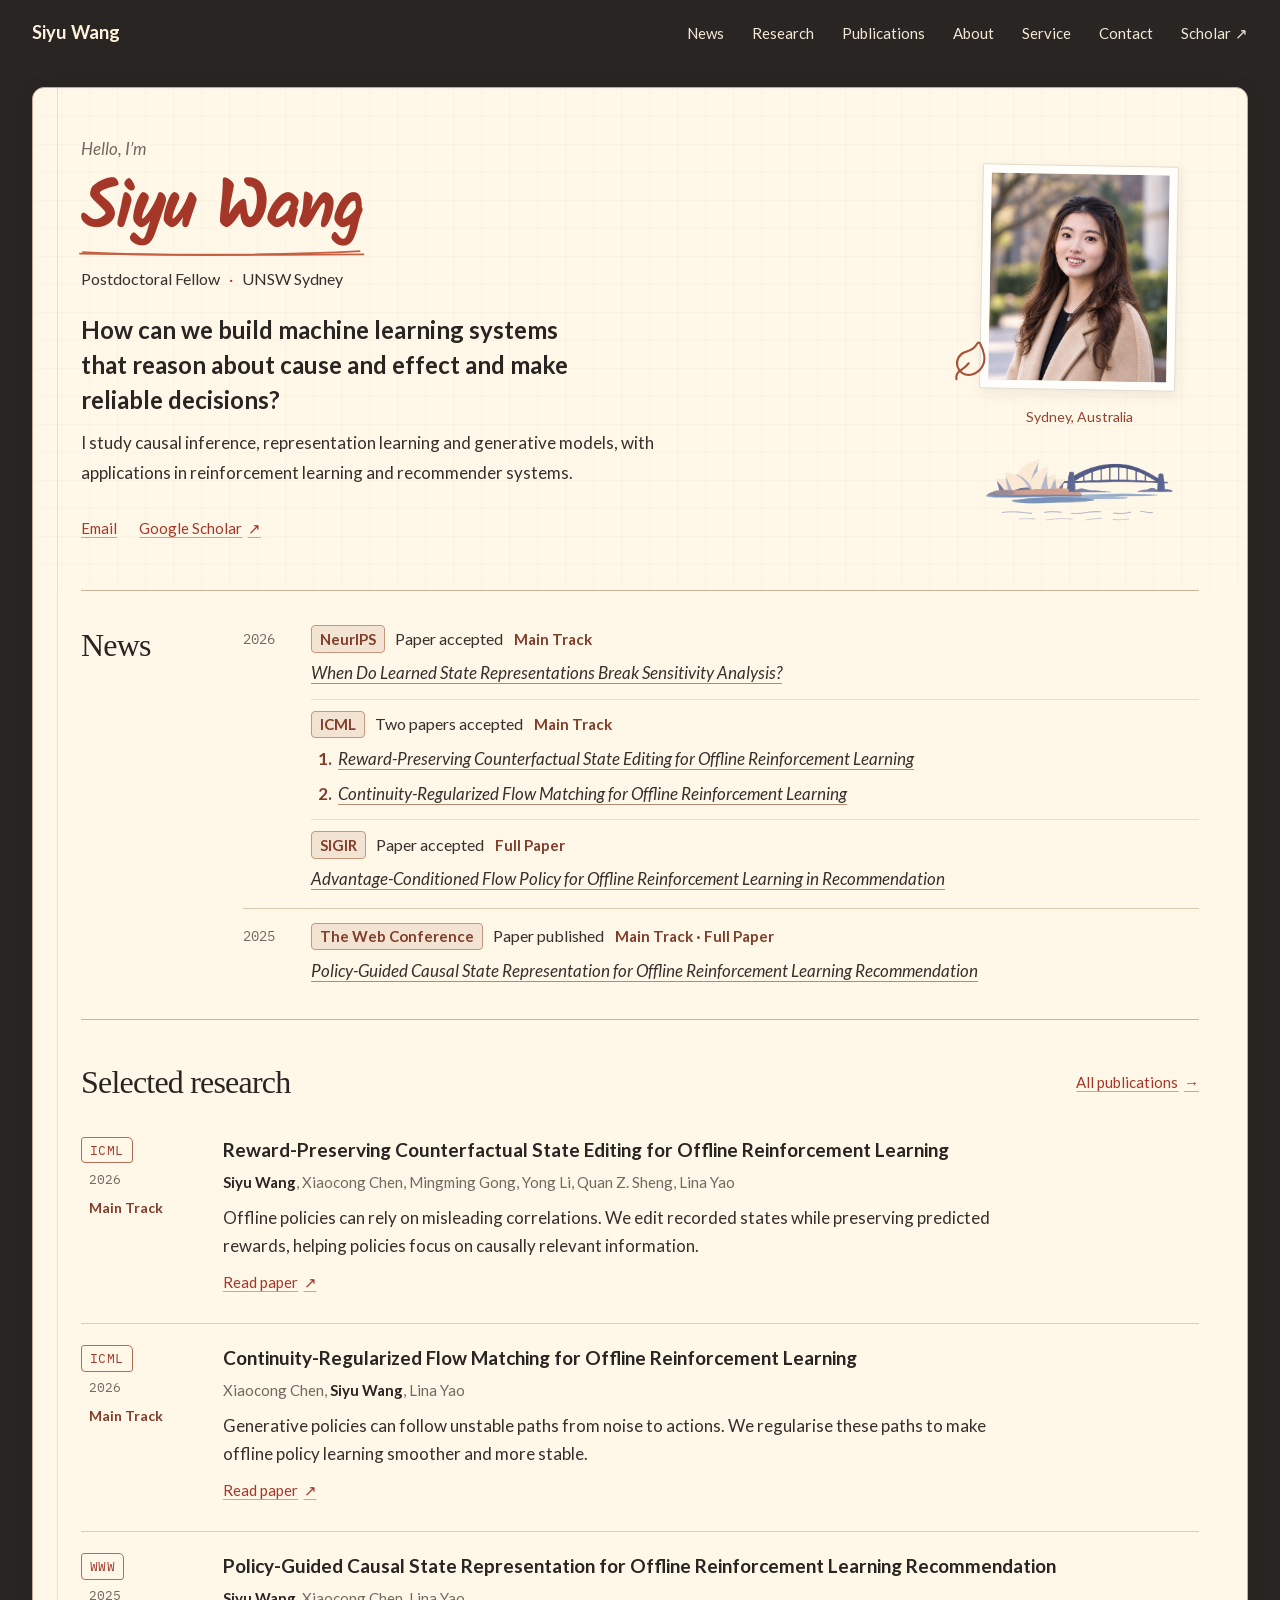
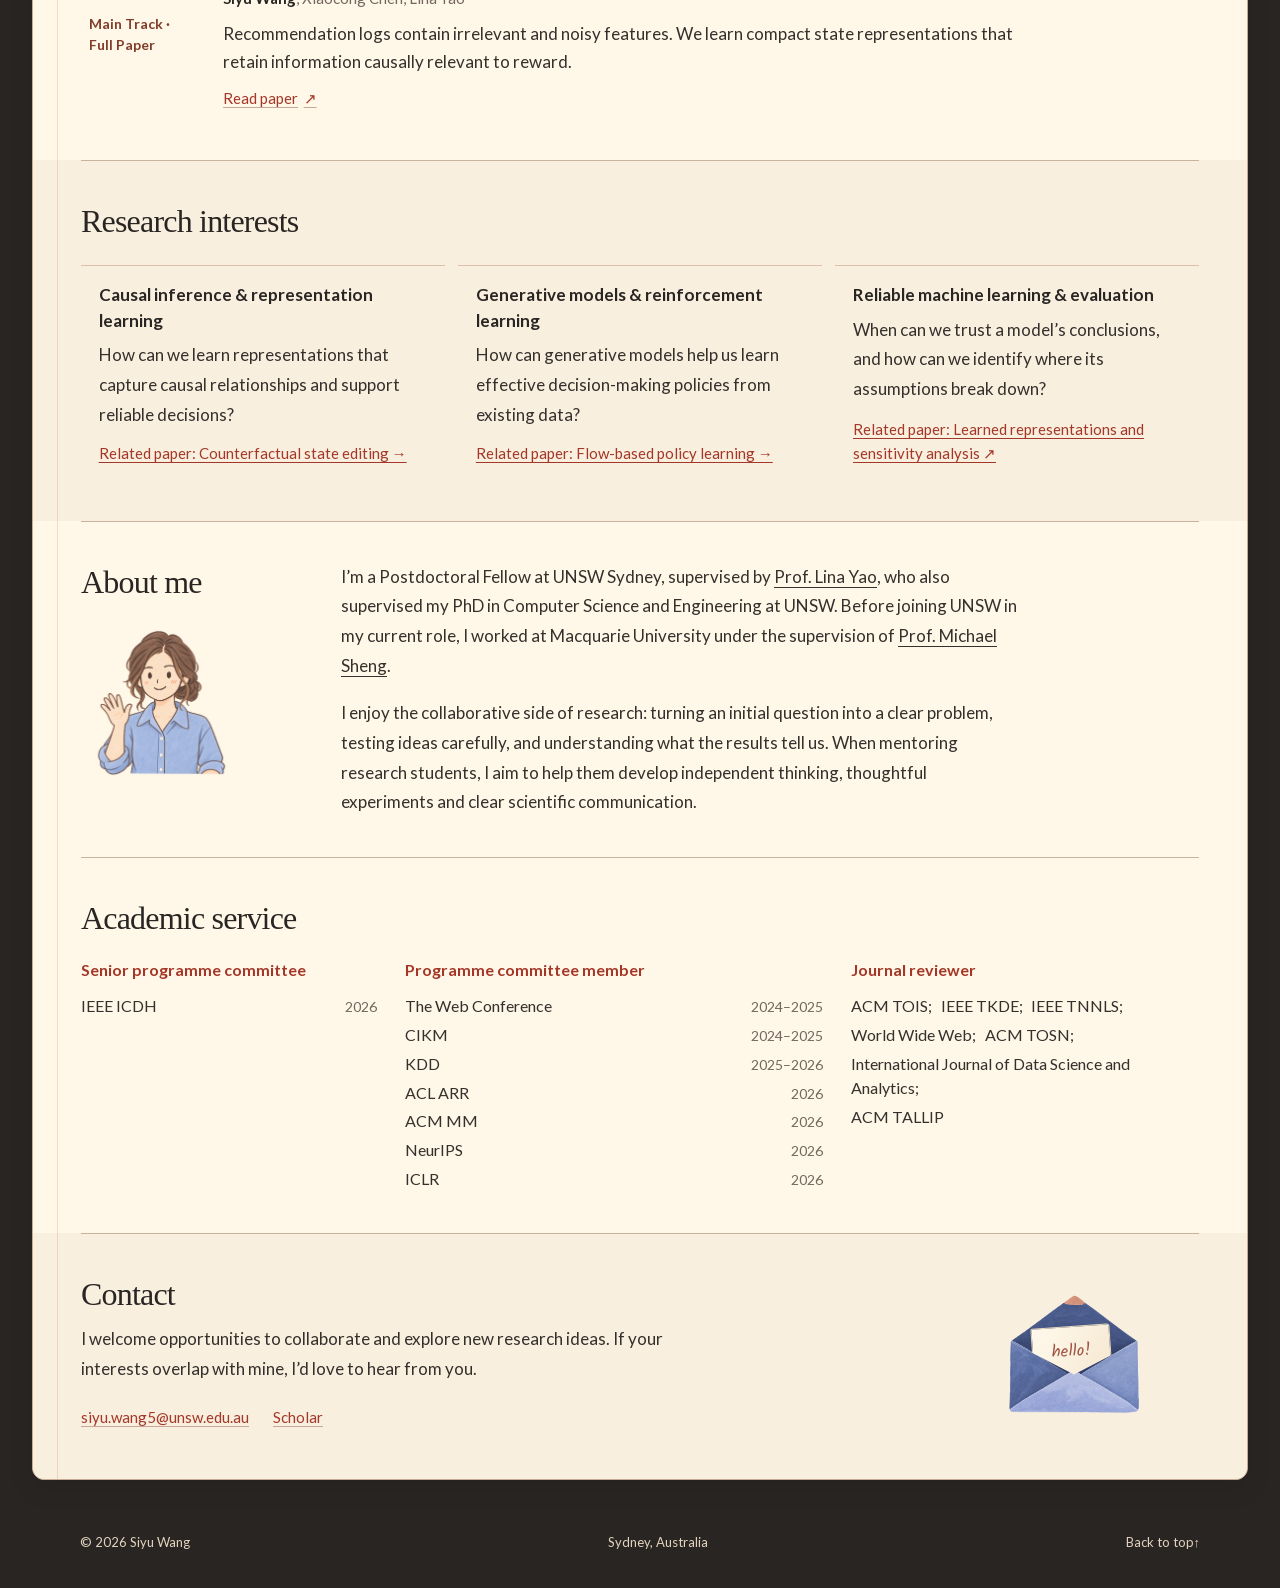
<file: index.html>
<!doctype html>
<html lang="en">
  <head>
    <meta charset="utf-8">
    <meta name="viewport" content="width=device-width, initial-scale=1">
    <title>Siyu Wang — Machine Learning Researcher</title>
    <meta name="description" content="Siyu Wang is a machine learning researcher working on causal inference, representation learning, generative models, and reliable decision-making.">
    <meta name="theme-color" content="#282523">
    <link rel="canonical" href="https://sy-siyu.github.io/">
    <meta property="og:type" content="profile">
    <meta property="og:title" content="Siyu Wang — Machine Learning Researcher">
    <meta property="og:description" content="Research in causal inference, representation learning, generative models, and reliable decision-making.">
    <meta property="og:url" content="https://sy-siyu.github.io/">
    <link rel="preload" href="assets/fonts/Kalam-Bold.ttf" as="font" type="font/ttf" crossorigin>
    <link rel="preload" href="assets/fonts/Lato-Regular.woff2" as="font" type="font/woff2" crossorigin>
    <link rel="stylesheet" href="assets/css/research.css?v=15">
    <link rel="stylesheet" href="assets/css/notebook.css?v=21">
    <script type="application/ld+json">
      {
        "@context": "https://schema.org",
        "@type": "Person",
        "name": "Siyu Wang",
        "jobTitle": "Postdoctoral Fellow",
        "affiliation": { "@type": "Organization", "name": "UNSW Sydney" },
        "alumniOf": { "@type": "CollegeOrUniversity", "name": "UNSW Sydney" },
        "url": "https://sy-siyu.github.io/",
        "sameAs": [
          "https://scholar.google.com/citations?user=9JVgfboAAAAJ&hl=en"
        ],
        "knowsAbout": [
          "Causal inference",
          "Representation learning",
          "Reinforcement learning",
          "Recommender systems",
          "Generative models",
          "Reliable machine learning"
        ]
      }
    </script>
  </head>
  <body>
    <a class="skip-link" href="#main">Skip to content</a>

    <header class="site-header" data-header>
      <div class="shell header-inner">
        <a class="brand" href="#top" aria-label="Siyu Wang, home">
          <span class="brand-name">Siyu Wang</span>
        </a>

        <nav class="site-nav" id="site-nav" aria-label="Primary navigation" data-nav>
          <a href="#news">News</a>
          <a href="#work">Research</a>
          <a href="publications/">Publications</a>
          <a href="#about">About</a>
          <a href="#service">Service</a>
          <a href="#contact">Contact</a>
          <a class="nav-cta" href="https://scholar.google.com/citations?user=9JVgfboAAAAJ&amp;hl=en" target="_blank" rel="noopener">Scholar <span aria-hidden="true">↗</span></a>
        </nav>

        <div class="header-controls">
          <button class="nav-toggle" type="button" aria-expanded="false" aria-controls="site-nav" data-nav-toggle>
            <span class="sr-only">Open navigation</span>
            <span></span><span></span>
          </button>
        </div>
      </div>
    </header>

    <main class="notebook" id="main">
      <section class="hero" id="top" aria-labelledby="hero-title">
        <div class="shell hero-grid">
          <div class="hero-copy">
            <p class="hero-greeting">Hello, I’m</p>
            <h1 id="hero-title"><span class="name-mark" data-note-mark="underline">Siyu Wang</span></h1>
            <p class="hero-role"><span class="role-title">Postdoctoral Fellow</span> <span class="role-institution">UNSW Sydney</span></p>
            <p class="hero-question">How can we build machine learning systems that reason about cause and effect and make reliable decisions?</p>
            <p class="hero-intro">I study causal inference, representation learning and generative models, with applications in reinforcement learning and recommender systems.</p>
            <div class="hero-actions">
              <a class="text-link" href="mailto:siyu.wang5@unsw.edu.au">Email</a>
              <a class="text-link" href="https://scholar.google.com/citations?user=9JVgfboAAAAJ&amp;hl=en" target="_blank" rel="noopener">Google Scholar <span aria-hidden="true">↗</span></a>
            </div>
          </div>

          <figure class="hero-portrait" data-motion-scene>
            <div class="portrait-float">
              <button class="portrait-control" type="button" data-motion-toggle disabled aria-label="Decorative motion" aria-pressed="false" aria-describedby="motion-hint" title="Portrait of Siyu Wang">
              <span class="portrait-tilt">
              <span class="portrait-mat">
              <span class="portrait-frame">
                <img src="assets/images/siyu-wang-portrait.jpg" alt="Portrait of Siyu Wang outdoors" width="1254" height="1254">
              </span>
              <!--
                Leaf icon: https://lucide.dev/icons/leaf
                ISC License. Copyright (c) 2026 Lucide Icons and Contributors.
                Permission to use, copy, modify, and/or distribute this software for any
                purpose with or without fee is hereby granted, provided that the above
                copyright notice and this permission notice appear in all copies.
                THE SOFTWARE IS PROVIDED "AS IS" AND THE AUTHOR DISCLAIMS ALL WARRANTIES
                WITH REGARD TO THIS SOFTWARE INCLUDING ALL IMPLIED WARRANTIES OF
                MERCHANTABILITY AND FITNESS. IN NO EVENT SHALL THE AUTHOR BE LIABLE FOR
                ANY SPECIAL, DIRECT, INDIRECT, OR CONSEQUENTIAL DAMAGES OR ANY DAMAGES
                WHATSOEVER RESULTING FROM LOSS OF USE, DATA OR PROFITS, WHETHER IN AN
                ACTION OF CONTRACT, NEGLIGENCE OR OTHER TORTIOUS ACTION, ARISING OUT OF
                OR IN CONNECTION WITH THE USE OR PERFORMANCE OF THIS SOFTWARE.
              -->
              <svg class="portrait-leaf" xmlns="http://www.w3.org/2000/svg" width="40" height="40" viewBox="0 0 24 24" fill="none" stroke="currentColor" stroke-width="1.25" stroke-linecap="round" stroke-linejoin="round" aria-hidden="true" focusable="false">
                <path pathLength="1" d="M11 20a10 10 0 0010-10 25.9 25.9 0 00-1.04-7.281 1 1 0 00-1.755-.325C15.833 5.5 13 5.5 9.8 6.1A7 7 0 0011 20" />
                <path pathLength="1" d="M2 21a5 5 0 012.911-4.544C7.613 15.212 8.351 15.24 11 13" />
              </svg>
              </span>
              </span>
              </button>
            </div>
            <figcaption>
              <span>Sydney, Australia</span>
              <span class="harbour-scene">
              <img class="sydney-vignette" src="assets/images/sydney-harbour-abstract-v2.webp" alt="Abstract Sydney Harbour painting, with the Opera House on the left and Harbour Bridge behind it to the right" width="2172" height="724" decoding="async">
              <svg class="harbour-water" viewBox="0 0 240 25" fill="none" aria-hidden="true" focusable="false">
                <path class="water-line water-line-one" d="M26 8c18-4 33 4 51 0s32 4 52 0 35 4 52 0 20 1 29 0" />
                <path class="water-line water-line-two" d="M47 16c14-3 27 3 43 0s30 3 46 0 28 3 45 0" />
              </svg>
              </span>
              <span id="motion-hint" class="sr-only">Click or tap the photo to pause or resume decorative motion throughout the page.</span>
            </figcaption>
          </figure>
        </div>

      </section>

      <section class="section news-section" id="news" aria-labelledby="news-title">
        <div class="shell">
          <div class="news-grid">
            <div class="news-heading reveal">
              <h2 id="news-title">News</h2>
            </div>

            <div class="news-feed">
              <div class="news-year-group" role="group" aria-labelledby="news-2026">
                <time class="news-year" id="news-2026" datetime="2026">2026</time>
                <ol class="news-list">
                  <li class="news-item reveal">
                    <p class="news-announcement"><strong class="news-venue">NeurIPS</strong> <span class="news-status">Paper accepted</span> <strong class="news-track">Main Track</strong></p>
                    <p><a href="https://nips.cc/virtual/2026/loc/sydney/poster/150594" target="_blank" rel="noopener"><cite>When Do Learned State Representations Break Sensitivity Analysis?</cite></a></p>
                  </li>
                  <li class="news-item reveal">
                    <p class="news-announcement"><strong class="news-venue">ICML</strong> <span class="news-status">Two papers accepted</span> <strong class="news-track">Main Track</strong></p>
                    <ol class="news-papers">
                      <li><a href="https://proceedings.mlr.press/v306/wang26s.html" target="_blank" rel="noopener"><cite>Reward-Preserving Counterfactual State Editing for Offline Reinforcement Learning</cite></a></li>
                      <li><a href="https://proceedings.mlr.press/v306/chen26ep.html" target="_blank" rel="noopener"><cite>Continuity-Regularized Flow Matching for Offline Reinforcement Learning</cite></a></li>
                    </ol>
                  </li>
                  <li class="news-item reveal">
                    <p class="news-announcement"><strong class="news-venue">SIGIR</strong> <span class="news-status">Paper accepted</span> <strong class="news-track">Full Paper</strong></p>
                    <p><a href="https://doi.org/10.1145/3805712.3809626" target="_blank" rel="noopener"><cite>Advantage-Conditioned Flow Policy for Offline Reinforcement Learning in Recommendation</cite></a></p>
                  </li>
                </ol>
              </div>
              <div class="news-year-group" role="group" aria-labelledby="news-2025">
                <time class="news-year" id="news-2025" datetime="2025">2025</time>
                <ol class="news-list">
                  <li class="news-item reveal">
                    <p class="news-announcement"><strong class="news-venue">The Web Conference</strong> <span class="news-status">Paper published</span> <strong class="news-track">Main Track · Full Paper</strong></p>
                    <p><a href="https://doi.org/10.1145/3696410.3714562" target="_blank" rel="noopener"><cite>Policy-Guided Causal State Representation for Offline Reinforcement Learning Recommendation</cite></a></p>
                  </li>
                </ol>
              </div>
            </div>
          </div>
        </div>
      </section>

      <section class="section publication-section" id="work" aria-labelledby="publications-title">
        <div class="shell">
          <div class="publication-heading reveal">
            <div>
              <h2 id="publications-title">Selected research</h2>
            </div>
            <a class="text-link text-link-light" href="publications/">All publications <span aria-hidden="true">→</span></a>
          </div>

          <ol class="paper-list paper-list-featured">
            <li class="paper reveal" id="paper-counterfactual">
              <div class="paper-meta"><span>ICML</span><span>2026</span><span class="paper-track">Main Track</span></div>
              <h3><a href="https://proceedings.mlr.press/v306/wang26s.html" target="_blank" rel="noopener">Reward-Preserving Counterfactual State Editing for Offline Reinforcement Learning</a></h3>
              <p class="paper-authors"><strong>Siyu Wang</strong>, Xiaocong Chen, Mingming Gong, Yong Li, Quan Z. Sheng, Lina Yao</p>
              <p>Offline policies can rely on misleading correlations. We edit recorded states while preserving predicted rewards, helping policies focus on causally relevant information.</p>
              <a class="paper-link" href="https://proceedings.mlr.press/v306/wang26s.html" target="_blank" rel="noopener" aria-label="Read Reward-Preserving Counterfactual State Editing for Offline Reinforcement Learning">Read paper <span aria-hidden="true">↗</span></a>
            </li>
            <li class="paper reveal" id="paper-flow">
              <div class="paper-meta"><span>ICML</span><span>2026</span><span class="paper-track">Main Track</span></div>
              <h3><a href="https://proceedings.mlr.press/v306/chen26ep.html" target="_blank" rel="noopener">Continuity-Regularized Flow Matching for Offline Reinforcement Learning</a></h3>
              <p class="paper-authors">Xiaocong Chen, <strong>Siyu Wang</strong>, Lina Yao</p>
              <p>Generative policies can follow unstable paths from noise to actions. We regularise these paths to make offline policy learning smoother and more stable.</p>
              <a class="paper-link" href="https://proceedings.mlr.press/v306/chen26ep.html" target="_blank" rel="noopener" aria-label="Read Continuity-Regularized Flow Matching for Offline Reinforcement Learning">Read paper <span aria-hidden="true">↗</span></a>
            </li>
            <li class="paper reveal">
              <div class="paper-meta"><span>WWW</span><span>2025</span><span class="paper-track">Main Track · Full Paper</span></div>
              <h3><a href="https://doi.org/10.1145/3696410.3714562" target="_blank" rel="noopener">Policy-Guided Causal State Representation for Offline Reinforcement Learning Recommendation</a></h3>
              <p class="paper-authors"><strong>Siyu Wang</strong>, Xiaocong Chen, Lina Yao</p>
              <p>Recommendation logs contain irrelevant and noisy features. We learn compact state representations that retain information causally relevant to reward.</p>
              <a class="paper-link" href="https://doi.org/10.1145/3696410.3714562" target="_blank" rel="noopener" aria-label="Read Policy-Guided Causal State Representation for Offline Reinforcement Learning Recommendation">Read paper <span aria-hidden="true">↗</span></a>
            </li>
          </ol>
        </div>
      </section>

      <section class="section research-section" id="research" aria-labelledby="research-title">
        <div class="shell">
          <div class="reveal">
            <h2 id="research-title">Research interests</h2>
          </div>
          <ul class="interest-list">
            <li class="reveal"><strong>Causal inference &amp; representation learning</strong><p>How can we learn representations that capture causal relationships and support reliable decisions?</p><a class="interest-link" href="#paper-counterfactual">Related paper: Counterfactual state editing →</a></li>
            <li class="reveal"><strong>Generative models &amp; reinforcement learning</strong><p>How can generative models help us learn effective decision-making policies from existing data?</p><a class="interest-link" href="#paper-flow">Related paper: Flow-based policy learning →</a></li>
            <li class="reveal"><strong>Reliable machine learning &amp; evaluation</strong><p>When can we trust a model’s conclusions, and how can we identify where its assumptions break down?</p><a class="interest-link" href="https://nips.cc/virtual/2026/loc/sydney/poster/150594" target="_blank" rel="noopener">Related paper: Learned representations and sensitivity analysis ↗</a></li>
          </ul>
        </div>
      </section>

      <section class="section about-section" id="about" aria-labelledby="about-title">
        <div class="shell">
          <div class="about-grid">
            <div class="about-heading reveal">
              <h2 id="about-title">About me</h2>
              <img class="personal-doodle" src="assets/images/siyu-cartoon-v6-soft.webp" alt="Soft painted cartoon of Siyu with a loose bun and blue shirt, smiling and waving" width="1254" height="1254" loading="lazy" decoding="async">
            </div>
            <div class="about-copy reveal">
              <p>I’m a Postdoctoral Fellow at UNSW Sydney, supervised by <a href="https://www.unsw.edu.au/staff/lina-yao" target="_blank" rel="noopener">Prof. Lina Yao</a>, who also supervised my PhD in Computer Science and Engineering at UNSW. Before joining UNSW in my current role, I worked at Macquarie University under the supervision of <a href="https://web.science.mq.edu.au/~qsheng/" target="_blank" rel="noopener">Prof. Michael Sheng</a>.</p>
              <p>I enjoy the collaborative side of research: turning an initial question into a clear problem, testing ideas carefully, and understanding what the results tell us. When mentoring research students, I aim to help them develop independent thinking, thoughtful experiments and clear scientific communication.</p>
            </div>
          </div>
        </div>
      </section>

      <section class="section service-section" id="service" aria-labelledby="service-title">
        <div class="shell">
          <h2 id="service-title">Academic service</h2>
          <dl class="service-list">
            <div><dt>Senior programme committee</dt><dd><ul class="service-venues" role="list">
              <li><span>IEEE ICDH</span> <span class="service-year">2026</span></li>
            </ul></dd></div>
            <div><dt>Programme committee member</dt><dd><ul class="service-venues" role="list">
              <li><span>The Web Conference</span> <span class="service-year">2024–2025</span></li>
              <li><span>CIKM</span> <span class="service-year">2024–2025</span></li>
              <li><span>KDD</span> <span class="service-year">2025–2026</span></li>
              <li><span>ACL ARR</span> <span class="service-year">2026</span></li>
              <li><span>ACM MM</span> <span class="service-year">2026</span></li>
              <li><span>NeurIPS</span> <span class="service-year">2026</span></li>
              <li><span>ICLR</span> <span class="service-year">2026</span></li>
            </ul></dd></div>
            <div><dt>Journal reviewer</dt><dd><ul class="service-venues" role="list">
              <li><span>ACM TOIS</span></li>
              <li><span>IEEE TKDE</span></li>
              <li><span>IEEE TNNLS</span></li>
              <li><span>World Wide Web</span></li>
              <li><span>ACM TOSN</span></li>
              <li><span>International Journal of Data Science and Analytics</span></li>
              <li><span>ACM TALLIP</span></li>
            </ul></dd></div>
          </dl>
        </div>
      </section>

      <section class="contact-section" id="contact" aria-labelledby="contact-title">
        <div class="shell contact-grid">
          <div class="reveal">
            <h2 id="contact-title">Contact</h2>
          </div>
          <div class="contact-copy reveal">
            <p>I welcome opportunities to collaborate and explore new research ideas. If your interests overlap with mine, I’d love to hear from you.</p>
            <div class="contact-links">
              <a class="text-link" href="mailto:siyu.wang5@unsw.edu.au">siyu.wang5@unsw.edu.au</a>
              <a class="text-link" href="https://scholar.google.com/citations?user=9JVgfboAAAAJ&amp;hl=en" target="_blank" rel="noopener">Scholar</a>
            </div>
          </div>
          <div class="contact-sketch reveal" data-motion-scene aria-hidden="true">
            <div class="envelope-art">
              <img class="envelope-back" src="assets/images/contact-envelope-v2-empty.webp" alt="" width="1536" height="1024" loading="lazy" decoding="async">
              <span class="envelope-letter"><span>hello!</span></span>
              <img class="envelope-front" src="assets/images/contact-envelope-v2-empty.webp" alt="" width="1536" height="1024" loading="lazy" decoding="async">
            </div>
          </div>
        </div>
      </section>
    </main>

    <footer class="site-footer">
      <div class="shell footer-inner">
        <p><span aria-hidden="true">©</span> <span data-year>2026</span> Siyu Wang</p>
        <p>Sydney, Australia</p>
        <a href="#top">Back to top <span aria-hidden="true">↑</span></a>
      </div>
    </footer>

    <script src="assets/js/vendor/rough-notation/rough-notation.iife.js?v=0.5.1" defer></script>
    <script src="assets/js/research.js?v=13" defer></script>
  </body>
</html>
</file>
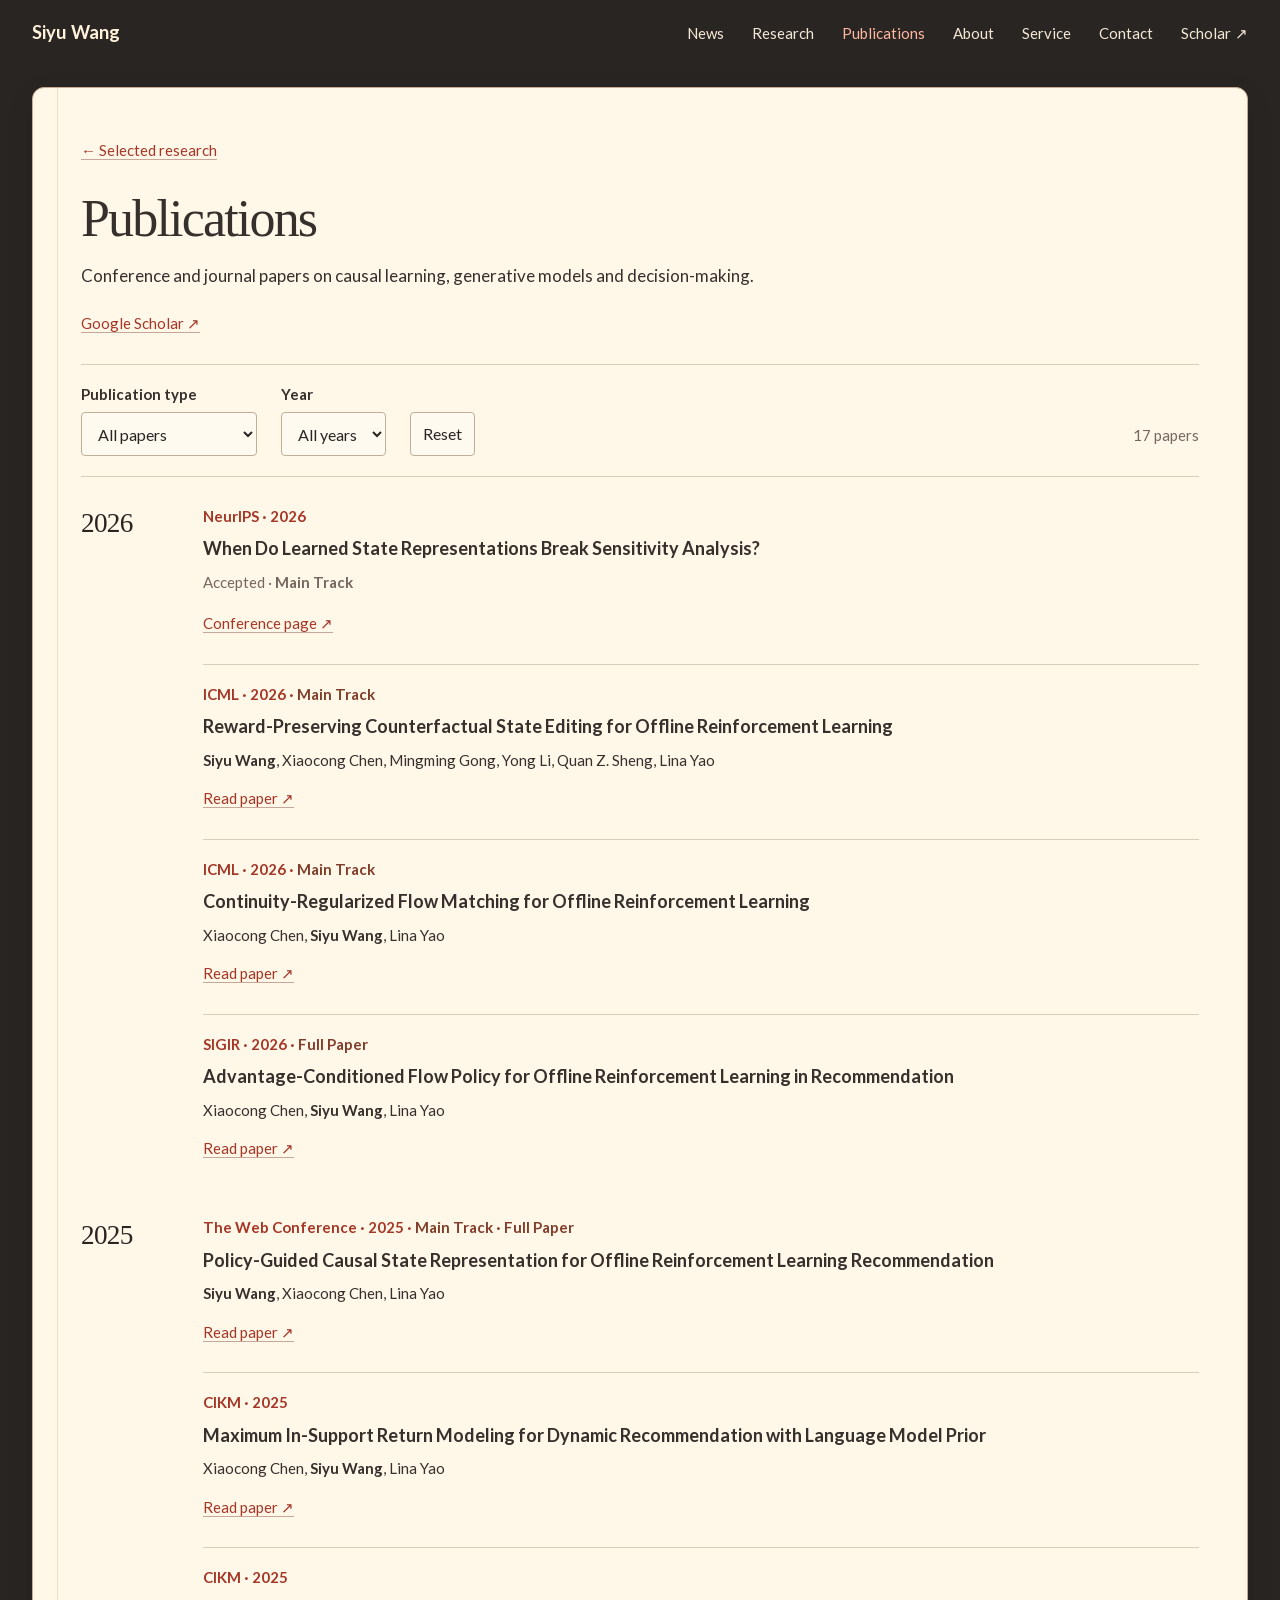
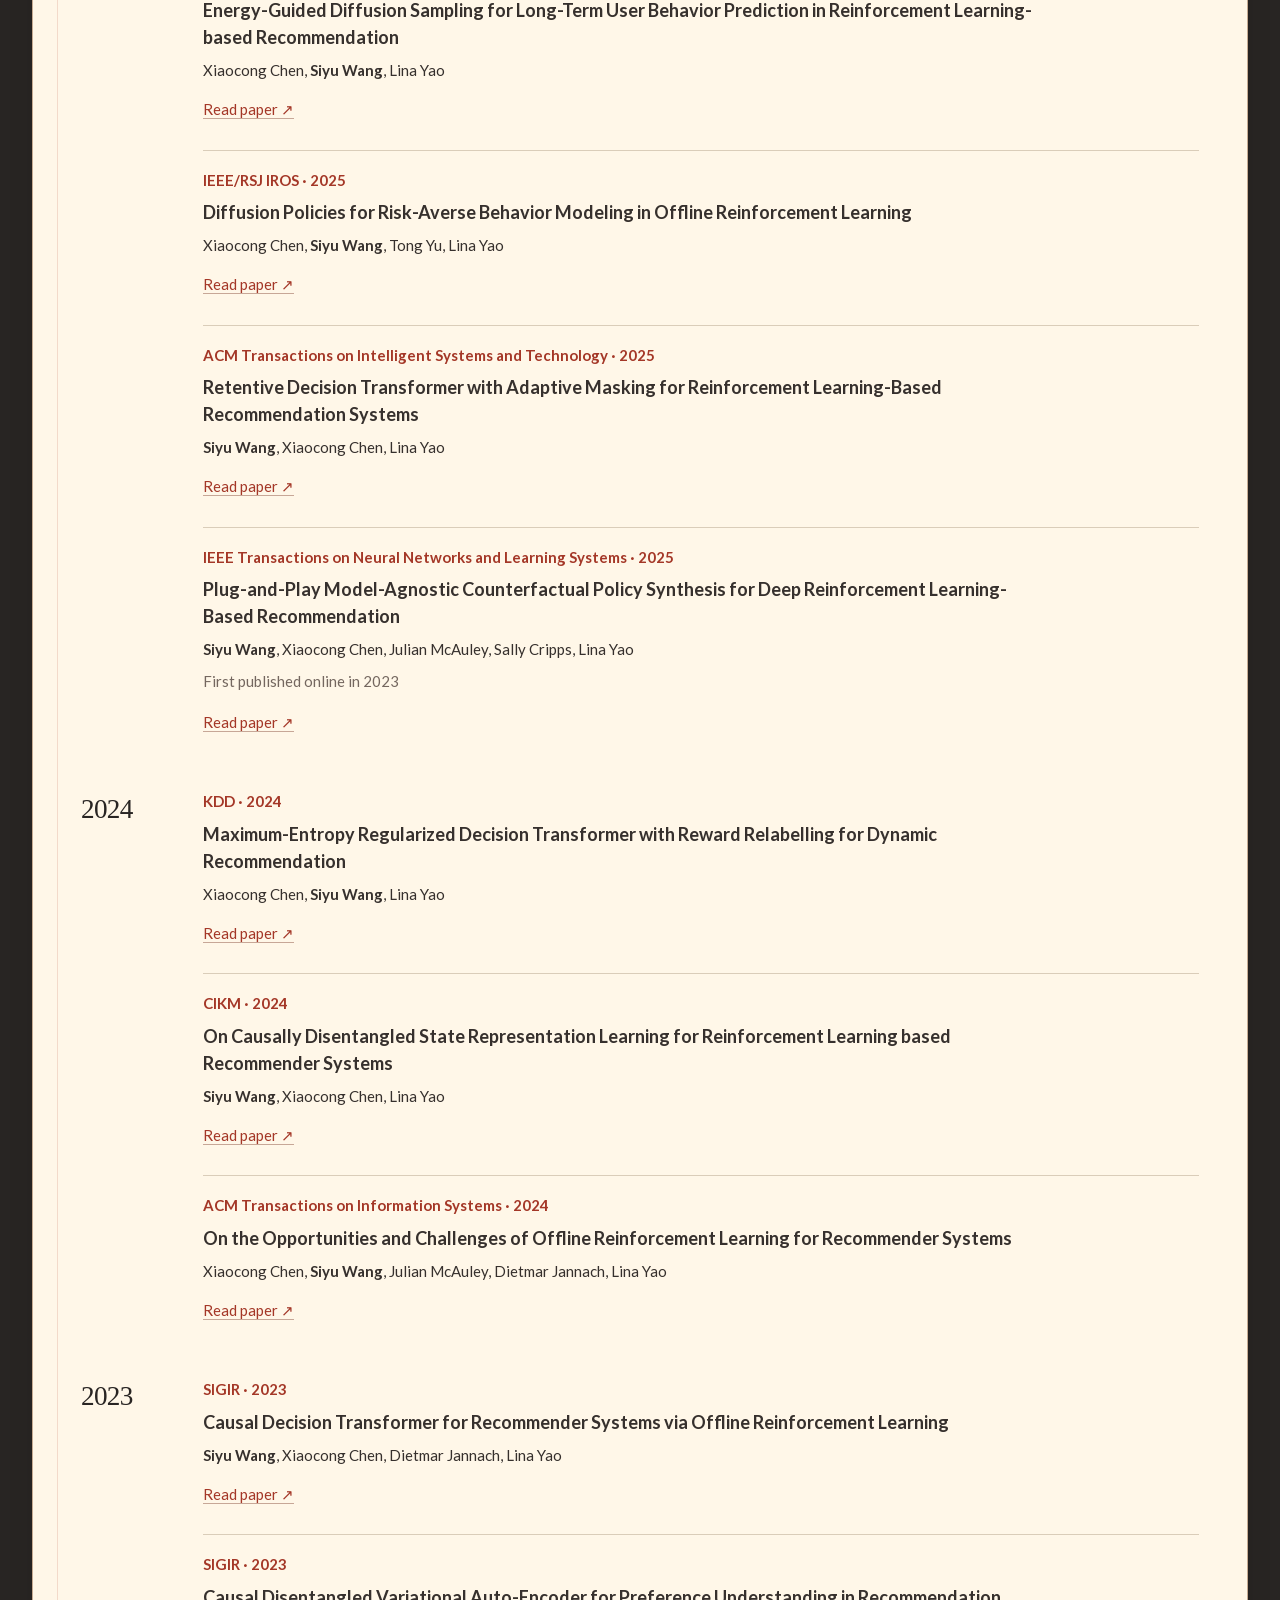
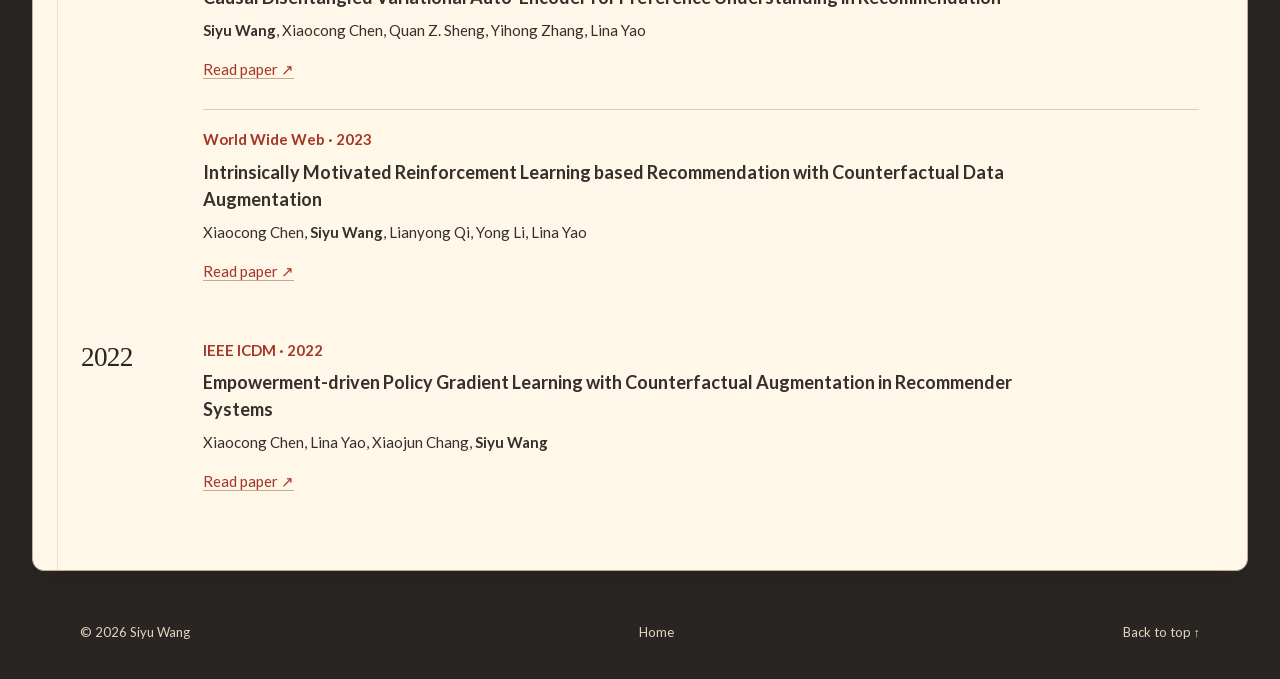
<file: publications/index.html>
<!doctype html>
<html lang="en">
  <head>
    <meta charset="utf-8">
    <meta name="viewport" content="width=device-width, initial-scale=1">
    <title>Publications — Siyu Wang</title>
    <meta name="description" content="Conference and journal publications by Siyu Wang, Postdoctoral Fellow at UNSW Sydney. Browse papers by year and publication type.">
    <meta name="theme-color" content="#282523">
    <link rel="canonical" href="https://sy-siyu.github.io/publications/">
    <meta property="og:type" content="website">
    <meta property="og:title" content="Publications — Siyu Wang">
    <meta property="og:description" content="Browse Siyu Wang’s conference and journal publications in causal learning, generative models and reinforcement learning.">
    <meta property="og:url" content="https://sy-siyu.github.io/publications/">
    <link rel="preload" href="../assets/fonts/Kalam-Bold.ttf" as="font" type="font/ttf" crossorigin>
    <link rel="preload" href="../assets/fonts/Lato-Regular.woff2" as="font" type="font/woff2" crossorigin>
    <link rel="stylesheet" href="../assets/css/research.css?v=15">
    <link rel="stylesheet" href="../assets/css/notebook.css?v=21">

  </head>
  <body class="publications-page">
    <a class="skip-link" href="#main">Skip to content</a>

    <header class="site-header" data-header>
      <div class="shell header-inner">
        <a class="brand" href="../" aria-label="Siyu Wang, home">
          <span class="brand-name">Siyu Wang</span>
        </a>

        <nav class="site-nav" id="site-nav" aria-label="Primary navigation" data-nav>
          <a href="../#news">News</a>
          <a href="../#work">Research</a>
          <a href="./" aria-current="page">Publications</a>
          <a href="../#about">About</a>
          <a href="../#service">Service</a>
          <a href="../#contact">Contact</a>
          <a class="nav-cta" href="https://scholar.google.com/citations?user=9JVgfboAAAAJ&amp;hl=en" target="_blank" rel="noopener">Scholar <span aria-hidden="true">↗</span></a>
        </nav>

        <div class="header-controls">
          <button class="nav-toggle" type="button" aria-expanded="false" aria-controls="site-nav" data-nav-toggle>
            <span class="sr-only">Open navigation</span>
            <span></span><span></span>
          </button>
        </div>
      </div>
    </header>

    <main class="notebook" id="main">
      <div class="shell publication-archive">
        <header class="archive-heading" id="top">
          <a class="text-link" href="../#work">← Selected research</a>
          <h1>Publications</h1>
          <p>Conference and journal papers on causal learning, generative models and decision-making.</p>
          <a class="text-link" href="https://scholar.google.com/citations?user=9JVgfboAAAAJ&amp;hl=en" target="_blank" rel="noopener">Google Scholar ↗</a>
        </header>
        <form class="publication-filters" hidden aria-label="Filter publications">
          <label>Publication type <select id="publication-type"><option value="all">All papers</option><option value="conference">Conference papers</option><option value="journal">Journal articles</option></select></label>
          <label>Year <select id="publication-year"><option value="all">All years</option><option value="2026">2026</option><option value="2025">2025</option><option value="2024">2024</option><option value="2023">2023</option><option value="2022">2022</option></select></label><button type="reset">Reset</button>
          <p class="publication-count" role="status" aria-live="polite">17 papers</p>
        </form>
        <p class="publication-empty" hidden>No papers match these filters. Try another year or publication type.</p>
        <section class="archive-year" aria-labelledby="year-2026"><h2 id="year-2026">2026</h2><ol class="archive-papers" role="list">
<li class="archive-paper" data-pub-year="2026" data-type="conference"><p class="archive-venue">NeurIPS · 2026</p><h3><a href="https://nips.cc/virtual/2026/loc/sydney/poster/150594" target="_blank" rel="noopener">When Do Learned State Representations Break Sensitivity Analysis?</a></h3>
<p class="archive-note">Accepted · <strong>Main Track</strong></p><a class="paper-link" href="https://nips.cc/virtual/2026/loc/sydney/poster/150594" target="_blank" rel="noopener" aria-label="Conference page for When Do Learned State Representations Break Sensitivity Analysis?">Conference page ↗</a></li>
<li class="archive-paper" data-pub-year="2026" data-type="conference"><p class="archive-venue">ICML · 2026 · <strong class="archive-track">Main Track</strong></p><h3><a href="https://proceedings.mlr.press/v306/wang26s.html" target="_blank" rel="noopener">Reward-Preserving Counterfactual State Editing for Offline Reinforcement Learning</a></h3>
<p class="archive-authors"><strong>Siyu Wang</strong>, Xiaocong Chen, Mingming Gong, Yong Li, Quan Z. Sheng, Lina Yao</p><a class="paper-link" href="https://proceedings.mlr.press/v306/wang26s.html" target="_blank" rel="noopener" aria-label="Read Reward-Preserving Counterfactual State Editing for Offline Reinforcement Learning">Read paper ↗</a></li>
<li class="archive-paper" data-pub-year="2026" data-type="conference"><p class="archive-venue">ICML · 2026 · <strong class="archive-track">Main Track</strong></p><h3><a href="https://proceedings.mlr.press/v306/chen26ep.html" target="_blank" rel="noopener">Continuity-Regularized Flow Matching for Offline Reinforcement Learning</a></h3>
<p class="archive-authors">Xiaocong Chen, <strong>Siyu Wang</strong>, Lina Yao</p><a class="paper-link" href="https://proceedings.mlr.press/v306/chen26ep.html" target="_blank" rel="noopener" aria-label="Read Continuity-Regularized Flow Matching for Offline Reinforcement Learning">Read paper ↗</a></li>
<li class="archive-paper" data-pub-year="2026" data-type="conference"><p class="archive-venue">SIGIR · 2026 · <strong class="archive-track">Full Paper</strong></p><h3><a href="https://doi.org/10.1145/3805712.3809626" target="_blank" rel="noopener">Advantage-Conditioned Flow Policy for Offline Reinforcement Learning in Recommendation</a></h3>
<p class="archive-authors">Xiaocong Chen, <strong>Siyu Wang</strong>, Lina Yao</p><a class="paper-link" href="https://doi.org/10.1145/3805712.3809626" target="_blank" rel="noopener" aria-label="Read Advantage-Conditioned Flow Policy for Offline Reinforcement Learning in Recommendation">Read paper ↗</a></li>
</ol></section>
        <section class="archive-year" aria-labelledby="year-2025"><h2 id="year-2025">2025</h2><ol class="archive-papers" role="list">
<li class="archive-paper" data-pub-year="2025" data-type="conference"><p class="archive-venue">The Web Conference · 2025 · <strong class="archive-track">Main Track · Full Paper</strong></p><h3><a href="https://doi.org/10.1145/3696410.3714562" target="_blank" rel="noopener">Policy-Guided Causal State Representation for Offline Reinforcement Learning Recommendation</a></h3>
<p class="archive-authors"><strong>Siyu Wang</strong>, Xiaocong Chen, Lina Yao</p><a class="paper-link" href="https://doi.org/10.1145/3696410.3714562" target="_blank" rel="noopener" aria-label="Read Policy-Guided Causal State Representation for Offline Reinforcement Learning Recommendation">Read paper ↗</a></li>
<li class="archive-paper" data-pub-year="2025" data-type="conference"><p class="archive-venue">CIKM · 2025</p><h3><a href="https://doi.org/10.1145/3746252.3761336" target="_blank" rel="noopener">Maximum In-Support Return Modeling for Dynamic Recommendation with Language Model Prior</a></h3>
<p class="archive-authors">Xiaocong Chen, <strong>Siyu Wang</strong>, Lina Yao</p><a class="paper-link" href="https://doi.org/10.1145/3746252.3761336" target="_blank" rel="noopener" aria-label="Read Maximum In-Support Return Modeling for Dynamic Recommendation with Language Model Prior">Read paper ↗</a></li>
<li class="archive-paper" data-pub-year="2025" data-type="conference"><p class="archive-venue">CIKM · 2025</p><h3><a href="https://doi.org/10.1145/3746252.3761076" target="_blank" rel="noopener">Energy-Guided Diffusion Sampling for Long-Term User Behavior Prediction in Reinforcement Learning-based Recommendation</a></h3>
<p class="archive-authors">Xiaocong Chen, <strong>Siyu Wang</strong>, Lina Yao</p><a class="paper-link" href="https://doi.org/10.1145/3746252.3761076" target="_blank" rel="noopener" aria-label="Read Energy-Guided Diffusion Sampling for Long-Term User Behavior Prediction in Reinforcement Learning-based Recommendation">Read paper ↗</a></li>
<li class="archive-paper" data-pub-year="2025" data-type="conference"><p class="archive-venue">IEEE/RSJ IROS · 2025</p><h3><a href="https://doi.org/10.1109/IROS60139.2025.11245819" target="_blank" rel="noopener">Diffusion Policies for Risk-Averse Behavior Modeling in Offline Reinforcement Learning</a></h3>
<p class="archive-authors">Xiaocong Chen, <strong>Siyu Wang</strong>, Tong Yu, Lina Yao</p><a class="paper-link" href="https://doi.org/10.1109/IROS60139.2025.11245819" target="_blank" rel="noopener" aria-label="Read Diffusion Policies for Risk-Averse Behavior Modeling in Offline Reinforcement Learning">Read paper ↗</a></li>
<li class="archive-paper" data-pub-year="2025" data-type="journal"><p class="archive-venue">ACM Transactions on Intelligent Systems and Technology · 2025</p><h3><a href="https://doi.org/10.1145/3719208" target="_blank" rel="noopener">Retentive Decision Transformer with Adaptive Masking for Reinforcement Learning-Based Recommendation Systems</a></h3>
<p class="archive-authors"><strong>Siyu Wang</strong>, Xiaocong Chen, Lina Yao</p><a class="paper-link" href="https://doi.org/10.1145/3719208" target="_blank" rel="noopener" aria-label="Read Retentive Decision Transformer with Adaptive Masking for Reinforcement Learning-Based Recommendation Systems">Read paper ↗</a></li>
<li class="archive-paper" data-pub-year="2025" data-type="journal"><p class="archive-venue">IEEE Transactions on Neural Networks and Learning Systems · 2025</p><h3><a href="https://doi.org/10.1109/TNNLS.2023.3329808" target="_blank" rel="noopener">Plug-and-Play Model-Agnostic Counterfactual Policy Synthesis for Deep Reinforcement Learning-Based Recommendation</a></h3>
<p class="archive-authors"><strong>Siyu Wang</strong>, Xiaocong Chen, Julian McAuley, Sally Cripps, Lina Yao</p><p class="archive-note">First published online in 2023</p><a class="paper-link" href="https://doi.org/10.1109/TNNLS.2023.3329808" target="_blank" rel="noopener" aria-label="Read Plug-and-Play Model-Agnostic Counterfactual Policy Synthesis for Deep Reinforcement Learning-Based Recommendation">Read paper ↗</a></li>
</ol></section>
        <section class="archive-year" aria-labelledby="year-2024"><h2 id="year-2024">2024</h2><ol class="archive-papers" role="list">
<li class="archive-paper" data-pub-year="2024" data-type="conference"><p class="archive-venue">KDD · 2024</p><h3><a href="https://doi.org/10.1145/3637528.3671750" target="_blank" rel="noopener">Maximum-Entropy Regularized Decision Transformer with Reward Relabelling for Dynamic Recommendation</a></h3>
<p class="archive-authors">Xiaocong Chen, <strong>Siyu Wang</strong>, Lina Yao</p><a class="paper-link" href="https://doi.org/10.1145/3637528.3671750" target="_blank" rel="noopener" aria-label="Read Maximum-Entropy Regularized Decision Transformer with Reward Relabelling for Dynamic Recommendation">Read paper ↗</a></li>
<li class="archive-paper" data-pub-year="2024" data-type="conference"><p class="archive-venue">CIKM · 2024</p><h3><a href="https://doi.org/10.1145/3627673.3679674" target="_blank" rel="noopener">On Causally Disentangled State Representation Learning for Reinforcement Learning based Recommender Systems</a></h3>
<p class="archive-authors"><strong>Siyu Wang</strong>, Xiaocong Chen, Lina Yao</p><a class="paper-link" href="https://doi.org/10.1145/3627673.3679674" target="_blank" rel="noopener" aria-label="Read On Causally Disentangled State Representation Learning for Reinforcement Learning based Recommender Systems">Read paper ↗</a></li>
<li class="archive-paper" data-pub-year="2024" data-type="journal"><p class="archive-venue">ACM Transactions on Information Systems · 2024</p><h3><a href="https://doi.org/10.1145/3661996" target="_blank" rel="noopener">On the Opportunities and Challenges of Offline Reinforcement Learning for Recommender Systems</a></h3>
<p class="archive-authors">Xiaocong Chen, <strong>Siyu Wang</strong>, Julian McAuley, Dietmar Jannach, Lina Yao</p><a class="paper-link" href="https://doi.org/10.1145/3661996" target="_blank" rel="noopener" aria-label="Read On the Opportunities and Challenges of Offline Reinforcement Learning for Recommender Systems">Read paper ↗</a></li>
</ol></section>
        <section class="archive-year" aria-labelledby="year-2023"><h2 id="year-2023">2023</h2><ol class="archive-papers" role="list">
<li class="archive-paper" data-pub-year="2023" data-type="conference"><p class="archive-venue">SIGIR · 2023</p><h3><a href="https://doi.org/10.1145/3539618.3591648" target="_blank" rel="noopener">Causal Decision Transformer for Recommender Systems via Offline Reinforcement Learning</a></h3>
<p class="archive-authors"><strong>Siyu Wang</strong>, Xiaocong Chen, Dietmar Jannach, Lina Yao</p><a class="paper-link" href="https://doi.org/10.1145/3539618.3591648" target="_blank" rel="noopener" aria-label="Read Causal Decision Transformer for Recommender Systems via Offline Reinforcement Learning">Read paper ↗</a></li>
<li class="archive-paper" data-pub-year="2023" data-type="conference"><p class="archive-venue">SIGIR · 2023</p><h3><a href="https://doi.org/10.1145/3539618.3591961" target="_blank" rel="noopener">Causal Disentangled Variational Auto-Encoder for Preference Understanding in Recommendation</a></h3>
<p class="archive-authors"><strong>Siyu Wang</strong>, Xiaocong Chen, Quan Z. Sheng, Yihong Zhang, Lina Yao</p><a class="paper-link" href="https://doi.org/10.1145/3539618.3591961" target="_blank" rel="noopener" aria-label="Read Causal Disentangled Variational Auto-Encoder for Preference Understanding in Recommendation">Read paper ↗</a></li>
<li class="archive-paper" data-pub-year="2023" data-type="journal"><p class="archive-venue">World Wide Web · 2023</p><h3><a href="https://doi.org/10.1007/s11280-023-01187-7" target="_blank" rel="noopener">Intrinsically Motivated Reinforcement Learning based Recommendation with Counterfactual Data Augmentation</a></h3>
<p class="archive-authors">Xiaocong Chen, <strong>Siyu Wang</strong>, Lianyong Qi, Yong Li, Lina Yao</p><a class="paper-link" href="https://doi.org/10.1007/s11280-023-01187-7" target="_blank" rel="noopener" aria-label="Read Intrinsically Motivated Reinforcement Learning based Recommendation with Counterfactual Data Augmentation">Read paper ↗</a></li>
</ol></section>
        <section class="archive-year" aria-labelledby="year-2022"><h2 id="year-2022">2022</h2><ol class="archive-papers" role="list">
<li class="archive-paper" data-pub-year="2022" data-type="conference"><p class="archive-venue">IEEE ICDM · 2022</p><h3><a href="https://doi.org/10.1109/ICDM54844.2022.00102" target="_blank" rel="noopener">Empowerment-driven Policy Gradient Learning with Counterfactual Augmentation in Recommender Systems</a></h3>
<p class="archive-authors">Xiaocong Chen, Lina Yao, Xiaojun Chang, <strong>Siyu Wang</strong></p><a class="paper-link" href="https://doi.org/10.1109/ICDM54844.2022.00102" target="_blank" rel="noopener" aria-label="Read Empowerment-driven Policy Gradient Learning with Counterfactual Augmentation in Recommender Systems">Read paper ↗</a></li>
</ol></section>
      </div>
    </main>
    <footer class="site-footer"><div class="shell footer-inner"><p>© <span data-year>2026</span> Siyu Wang</p><a href="../">Home</a><a href="#top">Back to top ↑</a></div></footer>
    <script src="../assets/js/research.js?v=13" defer></script>
    <script src="../assets/js/publications.js?v=1" defer></script>
  </body>
</html>
</file>
<file: assets/css/research.css>
@font-face {
  font-family: "Kalam";
  src: url("../fonts/Kalam-Regular.ttf") format("truetype");
  font-weight: 400;
  font-style: normal;
  font-display: swap;
}

@font-face {
  font-family: "Kalam";
  src: url("../fonts/Kalam-Bold.ttf") format("truetype");
  font-weight: 700;
  font-style: normal;
  font-display: swap;
}

@font-face {
  font-family: "Lato";
  src: url("../fonts/Lato-Regular.woff2") format("woff2");
  font-weight: 400;
  font-style: normal;
  font-display: swap;
}

@font-face {
  font-family: "Lato";
  src: url("../fonts/Lato-Bold.woff2") format("woff2");
  font-weight: 700;
  font-style: normal;
  font-display: swap;
}

@font-face {
  font-family: "Lato";
  src: url("../fonts/Lato-Italic.woff2") format("woff2");
  font-weight: 400;
  font-style: italic;
  font-display: swap;
}

@font-face {
  font-family: "IBM Plex Mono";
  src: url("../fonts/IBMPlexMono-Regular.ttf") format("truetype");
  font-weight: 400;
  font-style: normal;
  font-display: swap;
}

:root {
  --ink: #243a32;
  --text: #242b27;
  --muted: #5c675e;
  --paper: #faf8f3;
  --accent: #a04d37;
  --line: #dedfd5;
  --sans: "Lato", "Helvetica Neue", Helvetica, Arial, sans-serif;
  --mono: "IBM Plex Mono", "SFMono-Regular", Consolas, monospace;
  --hand: "Kalam", "Segoe Print", "Bradley Hand", cursive;
  --green-wash: #edf2e9;
  --peach-wash: #f5eee4;
  --shell: min(960px, calc(100% - 4rem));
  --header-h: 66px;
  --motion-ease: cubic-bezier(0.22, 1, 0.36, 1);
}

* { box-sizing: border-box; }
html { scroll-behavior: smooth; scroll-padding-top: calc(var(--header-h) + 1rem); }
body {
  margin: 0;
  background: var(--paper);
  color: var(--text);
  font: 1.125rem/1.75 var(--sans);
  font-synthesis: none;
  -webkit-font-smoothing: antialiased;
}
body.nav-open { overflow: hidden; }
img { display: block; max-width: 100%; }
a { color: inherit; text-underline-offset: 0.22em; }
a:hover { color: var(--accent); }
button, a { -webkit-tap-highlight-color: transparent; }
a:focus-visible, button:focus-visible {
  outline: 2px solid var(--accent);
  outline-offset: 5px;
  border-radius: 2px;
}
.shell { width: var(--shell); margin-inline: auto; }
.sr-only {
  position: absolute;
  width: 1px;
  height: 1px;
  padding: 0;
  margin: -1px;
  overflow: hidden;
  clip: rect(0, 0, 0, 0);
  white-space: nowrap;
  border: 0;
}
.skip-link {
  position: fixed;
  z-index: 100;
  top: 0.5rem;
  left: 0.5rem;
  padding: 0.5rem 1rem;
  background: var(--paper);
  transform: translateY(-160%);
}
.skip-link:focus { transform: none; }

/* Content is visible by default, even when JavaScript is unavailable. */
@keyframes content-arrive {
  from { opacity: 0; transform: translateY(14px); }
  to { opacity: 1; transform: translateY(0); }
}

@media (prefers-reduced-motion: no-preference) {
  .section .reveal.is-visible,
  .contact-section .reveal.is-visible:not(.contact-sketch) {
    animation: content-arrive 650ms var(--motion-ease) backwards;
    animation-delay: var(--reveal-delay, 0ms);
  }
  .news-item:nth-child(2), .interest-list li:nth-child(2) { --reveal-delay: 60ms; }
  .news-item:nth-child(3), .interest-list li:nth-child(3) { --reveal-delay: 120ms; }
  .news-item:nth-child(4) { --reveal-delay: 180ms; }
  .reveal:focus-within, .hero-actions:focus-within { animation: none !important; }
}

.site-header {
  position: sticky;
  z-index: 50;
  top: 0;
  min-height: var(--header-h);
  background: rgba(250, 248, 243, 0.97);
  border-bottom: 1px solid var(--line);
  transition: box-shadow 250ms ease, background-color 250ms ease;
}
.site-header.is-scrolled { box-shadow: 0 3px 18px rgba(36, 58, 50, 0.045); }
.header-inner {
  min-height: var(--header-h);
  display: flex;
  align-items: center;
  justify-content: space-between;
  gap: clamp(0.75rem, 2vw, 1.5rem);
}
.header-controls { order: 2; display: flex; align-items: center; gap: 0.25rem; }
.brand {
  flex-shrink: 0;
  color: var(--ink);
  font: 700 1.55rem/1.3 var(--hand);
  text-decoration: none;
}
.site-nav {
  order: 1;
  margin-left: auto;
  display: flex;
  align-items: center;
  gap: 1.6rem;
  font-size: 0.9375rem;
}
.site-nav a {
  position: relative;
  display: inline-flex;
  align-items: center;
  min-height: 44px;
  gap: 0.25rem;
  text-decoration: none;
}
.site-nav a::after {
  content: "";
  position: absolute;
  inset: auto 0 8px;
  height: 1px;
  background: var(--accent);
  transform: scaleX(0);
  transform-origin: left;
  transition: transform 180ms ease;
}
.site-nav a:hover::after, .site-nav a:focus-visible::after { transform: scaleX(1); }
.nav-toggle { display: none; }

.hero {
  background-image:
    linear-gradient(rgba(36, 58, 50, 0.025) 1px, transparent 1px),
    linear-gradient(90deg, rgba(36, 58, 50, 0.025) 1px, transparent 1px);
  background-size: 28px 28px;
}

.hero-grid {
  display: grid;
  grid-template-columns: minmax(0, 1fr) 208px;
  gap: clamp(2rem, 6vw, 5rem);
  align-items: center;
  padding-block: 3rem 2.5rem;
}
.hero h1 {
  margin: 0;
  color: var(--ink);
  font: 700 clamp(3.25rem, 6.5vw, 4.5rem)/1.2 var(--hand);
  letter-spacing: -0.035em;
}
.name-mark { position: relative; display: inline-block; }
.name-mark::after {
  content: "";
  position: absolute;
  inset: auto 2% 4px 1%;
  height: 7px;
  border-bottom: 3px solid #c98666;
  border-radius: 50%;
  transform-origin: left;
  animation: signature-line 1s 250ms both ease-out;
}
@keyframes signature-line {
  from { transform: scaleX(0) rotate(-1deg); }
  to { transform: scaleX(1) rotate(-1deg); }
}
.hero-role {
  margin: 0.7rem 0 0;
  font-family: var(--mono);
  font-size: 0.875rem;
  font-weight: 400;
  letter-spacing: 0.015em;
  line-height: 1.8;
}
.hero-role span { color: var(--accent); padding-inline: 0.18rem; }
.hero-intro {
  max-width: 63ch;
  margin: 1.2rem 0 0;
  color: var(--text);
  font-size: 1.125rem;
  line-height: 1.75;
}
.hero-actions {
  display: flex;
  align-items: center;
  flex-wrap: wrap;
  gap: 1.4rem;
  margin-top: 1rem;
}
.text-link {
  display: inline-flex;
  align-items: center;
  gap: 0.35rem;
  min-height: 44px;
  color: var(--accent);
  font-size: 0.9375rem;
  text-decoration-color: #c7a797;
  transition: color 180ms ease, text-decoration-color 180ms ease;
}
.text-link:hover { text-decoration-color: currentColor; }
.text-link span, .paper-link span { transition: transform 180ms ease; }
.text-link:is(:hover, :focus-visible) span,
.paper-link:is(:hover, :focus-visible) span { transform: translate(2px, -2px); }
.text-link, .paper-link {
  transition: color 180ms ease, text-decoration-color 180ms ease, text-underline-offset 220ms ease;
}
.text-link:is(:hover, :focus-visible), .paper-link:is(:hover, :focus-visible) {
  text-underline-offset: 0.32em;
}
.hero-portrait { margin: 0; width: 100%; }
.portrait-float { --float-distance: -5px; }
.portrait-mat {
  position: relative;
  transition: transform 550ms var(--motion-ease);
}
.portrait-leaf {
  position: absolute;
  left: -25px;
  bottom: -6px;
  width: 40px;
  height: 40px;
  color: #67806d;
  transform: rotate(-12deg);
  transform-origin: 12% 88%;
  pointer-events: none;
}
@keyframes portrait-drift {
  0%, 100% { transform: translateY(0); }
  50% { transform: translateY(var(--float-distance)); }
}
@keyframes leaf-sway {
  0%, 100% { transform: rotate(-12deg); }
  50% { transform: rotate(1deg); }
}
.portrait-leaf path {
  stroke-dasharray: 1;
  stroke-dashoffset: 0;
  animation: leaf-draw 1.3s 500ms cubic-bezier(0.3, 0.1, 0.3, 1) 1 both;
}
.portrait-leaf path + path {
  animation-duration: 650ms;
  animation-delay: 1.35s;
}
@keyframes leaf-draw {
  from { stroke-dashoffset: 1; }
  to { stroke-dashoffset: 0; }
}
.portrait-frame {
  overflow: hidden;
  aspect-ratio: 0.9;
  border-radius: 8px;
  background: #e0e4d9;
  border: 5px solid #fffdfa;
  box-shadow: 0 4px 16px rgba(36, 58, 50, 0.09);
  transition: box-shadow 550ms ease;
}
.portrait-frame img {
  width: 100%;
  height: 100%;
  object-fit: cover;
  object-position: 50% 42%;
  transition: transform 750ms var(--motion-ease);
}
@media (hover: hover) and (pointer: fine) and (prefers-reduced-motion: no-preference) {
  .hero-portrait:hover .portrait-mat { transform: translateY(-4px) rotate(-1.25deg); }
  .hero-portrait:hover .portrait-frame { box-shadow: 0 10px 24px rgba(36, 58, 50, 0.13); }
  .hero-portrait:hover .portrait-frame img { transform: scale(1.025); }
}
.hero-portrait figcaption {
  padding-top: 0.6rem;
  color: var(--muted);
  font-size: 0.8125rem;
  text-align: center;
}

.section > .shell,
.contact-section > .shell {
  padding-block: 2.2rem;
  border-top: 1px solid var(--line);
}
.news-section, .contact-section { background: var(--green-wash); }
.research-section { background: var(--peach-wash); }
.news-section, .research-section, .contact-section { border-block: 1px solid var(--line); }
.news-section > .shell,
.research-section > .shell,
.contact-section > .shell,
.publication-section > .shell,
.about-section > .shell { border-top: 0; }
h2 {
  margin: 0 0 1.25rem;
  color: var(--ink);
  font: 400 2.3rem/1.25 var(--hand);
  letter-spacing: -0.035em;
}
.news-grid { display: grid; grid-template-columns: 122px minmax(0, 1fr); gap: 2rem; }
.news-heading h2 { margin-top: 0.15rem; }
.news-list { list-style: none; margin: 0; padding: 0; }
.news-item {
  display: grid;
  grid-template-columns: 3rem minmax(0, 1fr);
  gap: 1rem;
}
.news-item + .news-item {
  margin-top: 1.1rem;
  padding-top: 1.1rem;
  border-top: 1px solid var(--line);
}
.news-item time {
  color: var(--accent);
  font-family: var(--mono);
  font-size: 0.8125rem;
  font-variant-numeric: tabular-nums;
  letter-spacing: 0.02em;
  padding-top: 0.12rem;
}
.news-item p { margin: 0; color: var(--text); line-height: 1.75; }
.news-item strong { color: var(--ink); font-weight: 700; }
.news-item cite { font-style: italic; font-weight: 400; }
.news-item a { text-decoration-color: #b5beb0; }

.publication-heading {
  display: flex;
  justify-content: space-between;
  align-items: baseline;
  flex-wrap: wrap;
  gap: 0.5rem 1.5rem;
  margin-bottom: 0.4rem;
}
.publication-heading h2 { margin-bottom: 0.3rem; }
.paper-list { list-style: none; margin: 0; padding: 0; }
.paper {
  display: grid;
  grid-template-columns: 122px minmax(0, 1fr);
  gap: 0 2rem;
  padding-block: 1.3rem;
}
.paper + .paper { border-top: 1px solid var(--line); }
.paper:last-child { padding-bottom: 0; }
.paper-meta {
  grid-row: 1 / span 4;
  display: flex;
  flex-direction: column;
  align-items: flex-start;
  gap: 0.1rem;
  padding-top: 0.12rem;
  color: var(--muted);
  font-family: var(--mono);
  font-size: 0.8125rem;
}
.paper-meta span:first-child {
  color: var(--accent);
  font-weight: 400;
}
.paper h3 {
  margin: 0;
  color: var(--ink);
  font-size: 1.1875rem;
  font-weight: 700;
  line-height: 1.45;
  text-wrap: pretty;
}
.paper p {
  grid-column: 2;
  margin: 0.45rem 0 0;
  color: var(--text);
  font-size: 1.0625rem;
  line-height: 1.65;
}
.paper .paper-authors {
  margin-top: 0.35rem;
  color: var(--muted);
  font-size: 0.875rem;
  line-height: 1.6;
}
.paper-authors strong { color: var(--ink); font-weight: 700; }
.paper-link {
  grid-column: 2;
  justify-self: start;
  display: inline-flex;
  align-items: center;
  gap: 0.35rem;
  min-height: 44px;
  color: var(--accent);
  font-size: 0.9375rem;
  text-decoration-color: #c7a797;
}
.paper-link:hover { text-decoration-color: currentColor; }

.interest-list {
  list-style: none;
  padding: 0;
  margin: 0;
  max-width: 83ch;
  color: var(--text);
}
.interest-list li + li { margin-top: 0.75rem; }
.interest-list strong { color: var(--ink); font-weight: 700; }
.about-grid { display: grid; grid-template-columns: 122px minmax(0, 1fr); gap: 2rem; }
.about-heading h2 { font-size: 2.1rem; }
.about-copy p { margin: 0; color: var(--text); }
.about-copy p + p { margin-top: 0.8rem; }
.contact-grid { display: grid; grid-template-columns: minmax(0, 1fr) 300px; column-gap: 3rem; row-gap: 0; align-items: center; }
.contact-grid > div:first-child { grid-column: 1; }
.contact-grid h2 { font-size: 2.1rem; }
.contact-copy { grid-column: 1; }
.contact-copy p { margin: 0; color: var(--text); }
.contact-links { display: flex; flex-wrap: wrap; gap: 0.2rem 1.5rem; margin-top: 0.4rem; }
.contact-sketch { grid-column: 2; grid-row: 1 / span 2; width: 100%; align-self: center; }
.contact-sketch img { width: 100%; height: auto; }
.contact-sketch.is-visible img { animation: sketch-arrive 2.6s cubic-bezier(0.2, 0.65, 0.3, 1) both; }
@keyframes sketch-arrive {
  from { clip-path: inset(0 100% 0 0); opacity: 0.35; }
  to { clip-path: inset(0 0 0 0); opacity: 1; }
}
.footer-inner {
  display: flex;
  align-items: center;
  justify-content: space-between;
  flex-wrap: wrap;
  gap: 0.5rem 1.5rem;
  padding-block: 1.3rem;
  border-top: 1px solid var(--line);
  font-size: 0.8125rem;
  color: var(--muted);
}
.footer-inner p { margin: 0; }
.footer-inner a { min-height: 44px; display: inline-flex; align-items: center; text-decoration: none; }

@media (max-width: 700px) {
  :root { --shell: calc(100% - 2.5rem); --header-h: 60px; }
  .site-nav { gap: 1rem; }
  .hero-grid { grid-template-columns: minmax(0, 1fr) 172px; gap: 1.75rem; padding-block: 2.25rem; }
  .hero h1 { font-size: 3.25rem; }
  .hero-role span { display: none; }
  .hero-role { max-width: 25ch; }
  .hero-intro { font-size: 1rem; }
  .news-grid { grid-template-columns: 1fr; gap: 0; }
  .paper { grid-template-columns: 78px minmax(0, 1fr); column-gap: 1.25rem; }
  .about-grid, .contact-grid { grid-template-columns: 1fr; gap: 0; }
  .contact-sketch { grid-column: 1; grid-row: auto; width: min(300px, 85%); justify-self: end; margin-top: 1.1rem; }
  .about-heading h2, .contact-grid h2 { font-size: 2.2rem; }
}

@media (max-width: 700px) {
  .nav-toggle {
    display: grid;
    position: relative;
    z-index: 2;
    place-content: center;
    gap: 6px;
    width: 44px;
    height: 44px;
    padding: 0;
    border: 0;
    color: var(--ink);
    background: transparent;
  }
  .nav-toggle span:not(.sr-only) {
    display: block;
    width: 22px;
    height: 1px;
    background: currentColor;
    transition: transform 220ms var(--motion-ease);
  }
  .nav-toggle[aria-expanded="true"] span:nth-child(2) { transform: translateY(3.5px) rotate(45deg); }
  .nav-toggle[aria-expanded="true"] span:nth-child(3) { transform: translateY(-3.5px) rotate(-45deg); }
  .site-nav {
    position: fixed;
    inset: var(--header-h) 0 0;
    display: flex;
    flex-direction: column;
    align-items: flex-start;
    justify-content: flex-start;
    gap: 1rem;
    padding: 2rem 1.5rem;
    background: var(--paper);
    font-size: 1.3rem;
    opacity: 0;
    visibility: hidden;
  }
  .site-nav.is-open { opacity: 1; visibility: visible; }
  @media (prefers-reduced-motion: no-preference) {
    .site-nav.is-open { animation: menu-arrive 220ms var(--motion-ease) backwards; }
    .site-nav.is-open a { animation: content-arrive 350ms var(--motion-ease) backwards; }
    .site-nav.is-open a:nth-child(2) { animation-delay: 35ms; }
    .site-nav.is-open a:nth-child(3) { animation-delay: 70ms; }
    .site-nav.is-open a:nth-child(4) { animation-delay: 105ms; }
    .site-nav.is-open a:nth-child(5) { animation-delay: 140ms; }
    .site-nav a:focus-visible { animation: none; }
  }
}

@media (max-width: 560px) {
  body { font-size: 1rem; }
  .hero-grid {
    grid-template-columns: minmax(0, 1fr) 104px;
    gap: 0 1.25rem;
    align-items: start;
    padding-block: 2rem 1.75rem;
  }
  .hero-copy { display: contents; }
  .hero h1 { grid-column: 1; grid-row: 1; font-size: clamp(2.35rem, 9.2vw, 3rem); }
  .hero-role { grid-column: 1; grid-row: 2; font-size: 0.875rem; margin-top: 0.6rem; max-width: 23ch; }
  .hero-portrait { grid-column: 2; grid-row: 1 / span 2; }
  .portrait-float { --float-distance: -3px; }
  .hero-portrait figcaption { display: none; }
  .portrait-leaf { width: 28px; height: 28px; left: -15px; bottom: -5px; }
  .hero-intro { grid-column: 1 / -1; margin-top: 1.25rem; }
  .hero-actions { grid-column: 1 / -1; margin-top: 0.75rem; }
  .portrait-frame { aspect-ratio: 0.9; border-radius: 6px; }
  .section > .shell, .contact-section > .shell { padding-block: 1.75rem; }
  h2, .about-heading h2, .contact-grid h2 { font-size: 2.1rem; }
  .news-item { grid-template-columns: 2.7rem minmax(0, 1fr); gap: 0.65rem; }
  .news-item + .news-item { margin-top: 1rem; }
  .publication-heading { margin-bottom: 0; }
  .publication-heading .text-link { font-size: 0.875rem; }
  .paper { grid-template-columns: 1fr; padding-block: 1.25rem; }
  .paper-meta { grid-row: auto; flex-direction: row; gap: 0.5rem; margin-bottom: 0.45rem; align-items: baseline; }
  .paper p, .paper-link { grid-column: 1; }
  .paper h3 { font-size: 1.0625rem; }
  .footer-inner p:nth-child(2) { display: none; }
}

@keyframes menu-arrive {
  from { opacity: 0; }
  to { opacity: 1; }
}

@media (max-width: 350px) {
  .hero-grid { grid-template-columns: minmax(0, 1fr) 88px; gap: 0 0.75rem; }
  .hero h1 { font-size: 2rem; }
  .hero-role { font-size: 0.875rem; }
}

@media (prefers-reduced-motion: reduce) {
  html { scroll-behavior: auto; }
  *, *::before, *::after { animation: none !important; transition: none !important; }
  .text-link span, .paper-link span { transform: none !important; }
}

@media print {
  *, *::before, *::after { animation: none !important; transition: none !important; }
  .site-header, .hero-actions, .site-footer, .portrait-leaf { display: none; }
  body { background: white; color: black; }
  .shell { width: 100%; }
  .hero-grid { padding-top: 0; }
  .paper { break-inside: avoid; }
}
</file>
<file: assets/css/notebook.css>
/* Notebook edition: paper, margin notes, and a personal photographic print. */
:root {
  --paper: #fff7e8;
  --ink: #292523;
  --text: #36302d;
  --muted: #74675f;
  --accent: #a43727;
  --line: #dacdb9;
  --green-wash: #f6eddf;
  --peach-wash: #f6e7d6;
  --shell: min(1120px, calc(100% - 4rem));
}

body { background: #282523; }
.site-header { background: #282523f7; border-bottom-color: transparent; }
.site-header.is-scrolled { border-bottom-color: #494039; box-shadow: 0 3px 16px #00000018; }
.brand { font-size: 1.5rem; color: #fff1da; }
.brand:hover, .site-nav a:hover { color: #ffb8a0; }
.site-nav { gap: 1.75rem; color: #f5e8d5; }
.site-nav a::after { background: #e78b70; }
.nav-toggle { color: #fff1da; }
.site-header :focus-visible, .site-footer :focus-visible { outline-color: #ffb8a0; }
.header-controls { display: none; }

.notebook {
  position: relative;
  width: var(--shell);
  margin: 1.25rem auto 2.5rem;
  background: var(--paper);
  border: 1px solid #c6ab92;
  border-radius: 12px;
  box-shadow: 0 8px 28px #00000014;
}
.notebook::before {
  content: "";
  position: absolute;
  top: 0;
  bottom: 0;
  left: 2.5rem;
  z-index: 1;
  width: 1px;
  background: #ba51372b;
  pointer-events: none;
}
.notebook .shell { width: min(960px, calc(100% - 8rem)); }
.hero {
  border-radius: 21px 18px 0 0;
  background-image: linear-gradient(#8e695507 1px, transparent 1px), linear-gradient(90deg, #8e695507 1px, transparent 1px);
  background-size: 28px 28px;
}
.hero-grid {
  grid-template-columns: minmax(0, 1fr) 210px;
  gap: 3.5rem;
  align-items: center;
  padding-block: 2.9rem 2.5rem;
}
.hero-greeting {
  margin: 0 0 0.35rem;
  color: var(--muted);
  font-size: 1.0625rem;
  font-style: italic;
}
.hero h1 { color: var(--accent); font-size: clamp(3.25rem, 5.7vw, 4.25rem); letter-spacing: -0.045em; }
.hero h1, h2 { position: relative; }
[data-note-mark] { display: inline-block; }
.name-mark::after { border-bottom-color: #b66549; opacity: 0.75; }
.name-mark.has-ink-mark::after { display: none; }
.hero-role { display: flex; flex-wrap: wrap; margin-top: 0.9rem; font: 400 1rem/1.65 var(--sans); letter-spacing: 0; }
.hero-role span { display: block; color: var(--text); padding: 0; }
.role-institution::before { content: "·"; padding-inline: 0.55rem; color: var(--accent); }
.hero-question { max-width: 32ch; margin: 1.3rem 0 0; color: var(--ink); font-size: 1.5rem; font-weight: 700; line-height: 1.45; text-wrap: pretty; }
.hero-intro { max-width: 53ch; margin-top: 0.7rem; font-size: 1.0625rem; line-height: 1.75; }
.hero-actions { margin-top: 1.15rem; }
.hero-portrait { position: relative; justify-self: center; max-width: 196px; }
.portrait-control {
  display: block;
  width: 100%;
  padding: 0;
  border: 0;
  background: transparent;
  color: inherit;
  font: inherit;
  text-align: inherit;
  cursor: pointer;
  touch-action: manipulation;
}
.portrait-control:disabled { cursor: default; opacity: 1; }
.portrait-tilt { display: block; transform: none; }
.portrait-mat {
  display: block;
  padding: 8px;
  background: #fffefa;
  border: 1px solid #e0ddcd;
  border-radius: 2px;
  box-shadow: 2px 5px 13px #403c2c13;
  transform: rotate(1deg);
}
.portrait-frame { display: block; border: 0; border-radius: 1px; box-shadow: none; aspect-ratio: 0.86; }
.portrait-leaf { left: -27px; bottom: 3px; color: #a85138; }
.hero-portrait figcaption {
  margin-top: 0.6rem;
  padding-top: 0.4rem;
  color: #93432e;
  font: 400 0.875rem/1.5 var(--sans);
  transform: none;
}
.hero-portrait figcaption > span:first-child { display: block; transform: none; }
.harbour-scene { position: relative; display: block; margin-top: 1.2rem; padding-bottom: 0.55rem; }
.sydney-vignette {
  display: block;
  width: 100%;
  height: auto;
  margin: 0 auto;
}
.harbour-water { display: block; position: absolute; bottom: -0.4rem; left: 0; width: 100%; height: auto; overflow: visible; color: #7a8bab; pointer-events: none; }
.water-line { stroke: currentColor; stroke-width: 1.3; stroke-linecap: round; opacity: 0.55; }
.water-line-one { stroke-dasharray: 36 16 21 12; }
.water-line-two { --ripple-distance: -82; stroke-dasharray: 19 14 32 17; opacity: 0.35; }

/* A short opening sequence, then ambient movement confined to the artwork. */
@keyframes print-arrive {
  from { opacity: 0; transform: translateY(24px) rotate(5deg) scale(0.96); }
  to { opacity: 1; transform: translateY(0) rotate(0) scale(1); }
}
@keyframes harbour-arrive {
  from { opacity: 0; clip-path: inset(0 100% 0 0); }
  to { opacity: 1; clip-path: inset(0 0 0 0); }
}
@keyframes print-breathe {
  0%, 100% { transform: translateY(0) rotate(0); }
  50% { transform: translateY(-8px) rotate(-1.2deg); }
}
@keyframes harbour-ripple {
  0% { stroke-dashoffset: 0; transform: translateX(-3px); }
  50% { transform: translateX(3px); }
  100% { stroke-dashoffset: var(--ripple-distance, -85); transform: translateX(-3px); }
}
@media (prefers-reduced-motion: no-preference) {
  .hero-copy > * { animation: content-arrive 850ms var(--motion-ease) backwards; }
  .hero-greeting { animation-delay: 0ms; }
  .hero h1 { animation-delay: 100ms; }
  .hero-role { animation-delay: 200ms; }
  .hero-question { animation-delay: 300ms; }
  .hero-intro { animation-delay: 400ms; }
  .hero-actions { animation-delay: 500ms; }
  .portrait-control { animation: print-arrive 1100ms 150ms var(--motion-ease) backwards; }
  .harbour-scene { animation: harbour-arrive 1200ms 550ms var(--motion-ease) backwards; }
  .portrait-float { animation: none; }
  .portrait-leaf { animation: none; }
  .water-line { animation: harbour-ripple 14s linear infinite; animation-play-state: paused; }
  .water-line-two { animation-duration: 18s; animation-direction: reverse; }
  .is-motion-active .portrait-float,
  .is-motion-active .portrait-leaf,
  .is-motion-active .water-line { animation-play-state: running; }
  .portrait-control:focus-visible { animation: none; }
  .hero-portrait:has(.portrait-control:focus-visible) .portrait-float { animation-play-state: paused; }
  .interest-list li { transition: translate 250ms var(--motion-ease), box-shadow 250ms ease; }
  .paper { transition: background-color 220ms ease; }
}

/* Pause is available through the portrait without adding a visible toolbar. */
.has-entered { animation: none !important; }
html.motion-paused *, html.motion-paused *::before, html.motion-paused *::after { animation: none !important; transition: none !important; }
html.motion-paused { scroll-behavior: auto; }
html.motion-paused .portrait-tilt { transform: none; }
html.motion-paused .rough-annotation path { stroke-dashoffset: 0 !important; }
html.motion-suspended *, html.motion-suspended *::before, html.motion-suspended *::after { animation-play-state: paused !important; }
/* Warm pages and ink-red accents, with graphite text for contrast. */
.section, .contact-section { border: 0; background: none; }
.section > .shell, .contact-section > .shell {
  padding-block: 2.5rem;
  border-top: 1px solid #c9b49b;
}
h2 { color: var(--ink); font-family: Georgia, "Times New Roman", serif; font-size: 2rem; font-weight: 400; letter-spacing: -0.025em; }
.news-section { background: none; }
.news-grid { grid-template-columns: 130px minmax(0, 1fr); gap: 2rem; }
.news-heading h2 { margin-top: 0; }
.news-section > .shell { padding-block: 2.1rem; }
.news-feed { min-width: 0; }
.news-year-group { display: grid; grid-template-columns: 3rem minmax(0, 1fr); gap: 1.25rem; }
.news-year-group + .news-year-group { margin-top: 0.85rem; padding-top: 0.85rem; border-top: 1px solid #d9c8b0; }
.news-year { padding-top: 0.2rem; color: var(--muted); font: 400 0.875rem/1.7 var(--mono); font-variant-numeric: tabular-nums; }
.news-list { padding-top: 0; }
.news-item { display: block; }
.news-item p { font-size: 1rem; line-height: 1.7; }
.news-item + .news-item { margin-top: 0.65rem; padding-top: 0.65rem; border-color: #d9c8b080; }
.news-item a { text-decoration-color: #b68a70; }

.publication-heading { align-items: center; margin-bottom: 0.75rem; }
.publication-heading h2 { margin: 0; }
.publication-heading > a { align-self: flex-end; }
.paper { grid-template-columns: 110px minmax(0, 1fr); padding-block: 1.2rem; }
.paper-meta { gap: 0.35rem; }
.paper-meta span:first-child {
  padding: 0.15rem 0.5rem;
  border: 1px solid #b26d56;
  color: var(--accent);
  border-radius: 3px 5px 3px 4px;
  line-height: 1.5;
  letter-spacing: 0.035em;
}
.paper-meta span + span { padding-left: 0.5rem; }
.paper h3 { font-size: 1.1875rem; line-height: 1.55; }
.paper h3 a { text-decoration: none; }
.paper h3 a:hover { text-decoration: underline; text-decoration-thickness: 1px; }
.paper p { font-size: 1rem; }
.paper .paper-authors { margin-block: 0.35rem 0.1rem; font-size: 0.875rem; line-height: 1.65; }
.paper-link { font-size: 0.875rem; }

/* A lightly ruled spread: three quiet notes, not dashboard cards. */
.research-section {
  background: #f8efdf;
}
.interest-list {
  display: grid;
  grid-template-columns: repeat(3, minmax(0, 1fr));
  gap: 1.15rem;
  max-width: none;
  padding-top: 0.6rem;
}
.interest-list li {
  position: relative;
  padding: 1.3rem 1.25rem 1.2rem;
  border: 0;
  border-top: 2px solid #b77559;
  background: transparent;
  box-shadow: none;
  font-size: 1rem;
  line-height: 1.75;
}
.interest-list li::before { content: none; }
.interest-list li + li { margin-top: 0; }
.interest-list strong { display: block; font-size: 1.0625rem; line-height: 1.5; }
.interest-list p { margin: 0.55rem 0 0; }

.about-grid { grid-template-columns: 220px minmax(0, 1fr); gap: 2.5rem; align-items: center; }
.about-heading h2, .contact-grid h2 { font-size: 2.15rem; }
.personal-doodle { width: 155px; max-width: 100%; height: auto; margin: 1.25rem 0 0; padding-bottom: 0.4rem; }
.about-copy { font-size: 1.0625rem; }
.about-copy .about-reflection { color: var(--ink); font-size: 1.1875rem; font-style: italic; line-height: 1.7; }
.about-copy p + p { margin-top: 1.1rem; }
.contact-section { background: #f8efdf; border-radius: 0 0 12px 12px; }
.contact-grid { grid-template-columns: minmax(0, 1fr) 250px; column-gap: 2.5rem; }
.contact-copy { font-size: 1.0625rem; }
.contact-grid h2 { margin-bottom: 0.6rem; }
.contact-links { margin-top: 0.75rem; }
.contact-links a { overflow-wrap: anywhere; }
.contact-sketch { width: min(220px, 100%); justify-self: center; }
.envelope-art { position: relative; isolation: isolate; aspect-ratio: 3 / 2; }
.contact-sketch .envelope-art img { width: 100%; height: 100%; max-height: none; object-fit: contain; animation: none; }
.envelope-back {
  position: relative;
  z-index: 0;
  clip-path: polygon(0 0, 100% 0, 100% 39.5%, 79% 39.5%, 50% 62%, 21% 39.5%, 0 39.5%);
}
.envelope-letter {
  position: absolute;
  z-index: 1;
  left: 32%;
  top: 29%;
  width: 36%;
  height: 43%;
  padding-top: 3%;
  border: 1px solid #e8d8bd;
  border-radius: 2px 3px 1px 2px;
  background: linear-gradient(120deg, #fff9ec, #f5e7d0);
  box-shadow: 0 1px 3px #35334b12;
  text-align: center;
  transform: translateY(0) rotate(-4deg);
  transform-origin: 50% 85%;
}
.envelope-letter > span { color: #9e5341; font: 400 1.05rem/1.2 var(--hand); }
.contact-sketch .envelope-front {
  position: absolute;
  z-index: 2;
  inset: 0;
  clip-path: polygon(0 39.5%, 21% 39.5%, 50% 62%, 79% 39.5%, 100% 39.5%, 100% 100%, 0 100%);
}

/* A paper greeting slips out once, then settles. Reading areas stay still. */
@keyframes letter-greeting {
  0%, 12% { transform: translateY(24%) rotate(-4deg); }
  48%, 68% { transform: translateY(-17%) rotate(-6deg); }
  100% { transform: translateY(0) rotate(-4deg); }
}
@media (prefers-reduced-motion: no-preference) {
  .contact-sketch.is-motion-active .envelope-letter { animation: letter-greeting 2.8s 200ms ease-in-out 1 backwards; }
  .envelope-letter { transition: translate 500ms var(--motion-ease); }
  .contact-grid:focus-within .envelope-letter { translate: 0 -9%; }
}

@media (hover: hover) and (pointer: fine) and (prefers-reduced-motion: no-preference) {
  .hero-portrait:hover .portrait-mat { transform: rotate(1deg); }
  .hero-portrait:hover .portrait-frame img { transform: none; }
  .hero-portrait:hover .portrait-frame { box-shadow: none; }
  .personal-doodle { transition: transform 350ms var(--motion-ease); }
  .personal-doodle:hover { transform: none; }
  .contact-sketch:hover .envelope-letter { translate: 0 -9%; }
  .interest-list li:hover { translate: none; box-shadow: none; }
  .paper:hover { background-color: #eedfc526; }
}
html.motion-paused .interest-list li:hover { translate: none; }
html.motion-paused .envelope-letter { translate: none; }
.site-footer .shell { width: min(960px, calc(100% - 4rem)); }
.footer-inner { border: 0; padding-block: 0 1.5rem; color: #e3d3be; }
.footer-inner a:hover { color: #ffb8a0; }

@media (max-width: 850px) {
  .notebook .shell { width: calc(100% - 6rem); }
  .hero-grid { grid-template-columns: minmax(0, 1fr) 172px; gap: 2rem; }
  .hero h1 { font-size: 3.5rem; }
  .hero-role { flex-direction: column; }
  .role-institution::before { content: none; }
  .news-grid { grid-template-columns: 110px minmax(0, 1fr); gap: 1.5rem; }
  .paper { grid-template-columns: 110px minmax(0, 1fr); column-gap: 1.5rem; }
  .interest-list { grid-template-columns: 1fr; gap: 1.1rem; }
  .interest-list li { padding: 1.3rem 1.5rem; }
  .interest-list strong { font-size: 1.125rem; }
  .interest-list p { margin-top: 0.4rem; }
  .about-grid { grid-template-columns: 180px minmax(0, 1fr); gap: 1.5rem; }
  .contact-grid { grid-template-columns: minmax(0, 1fr) 190px; gap: 0 1.5rem; }
}
@media (max-width: 700px) {
  :root { --shell: calc(100% - 2rem); }
  .header-controls { display: flex; }
  .site-nav { background: #282523; }
  .notebook { margin-top: 0.5rem; }
  .notebook::before { left: 1.25rem; }
  .notebook .shell { width: calc(100% - 4rem); }
  .hero-grid { gap: 1.75rem; padding-block: 2.5rem; }
  .hero h1 { font-size: 3rem; }
  .hero-question { font-size: 1.3125rem; }
  .hero-intro { font-size: 1rem; }
  .section > .shell, .contact-section > .shell { padding-block: 2rem; }
  .news-grid { grid-template-columns: 1fr; gap: 0; }
  .paper { grid-template-columns: 75px minmax(0, 1fr); gap: 0 1.25rem; }
  .about-grid, .contact-grid { grid-template-columns: 1fr; gap: 0; }
  .about-heading { display: grid; grid-template-columns: 1fr 145px; align-items: center; margin-bottom: 0.75rem; }
  .about-heading h2 { grid-column: 1; align-self: center; margin-bottom: 0; }
  .personal-doodle { grid-column: 2; grid-row: 1; width: 140px; max-width: 100%; margin: 0 0 0.4rem; }
  .about-copy .about-reflection { font-size: 1.1875rem; }
  .contact-sketch { width: min(170px, 60%); justify-self: end; margin-top: 1rem; }
}
@media (max-width: 560px) {
  :root { --shell: calc(100% - 1.5rem); }
  .notebook { border-width: 1px; border-radius: 12px; box-shadow: none; }
  .hero { border-radius: 14px 14px 0 0; }
  .notebook::before { left: 0.7rem; }
  .notebook .shell { width: calc(100% - 2.5rem); }
  .hero-grid { grid-template-columns: minmax(0, 1fr) 104px; gap: 0 1rem; padding-block: 2rem 1.75rem; }
  .hero-greeting { grid-column: 1; grid-row: 1; margin: 0; font-size: 0.9375rem; }
  .hero h1 { grid-column: 1; grid-row: 2; font-size: clamp(2rem, 8.4vw, 2.7rem); align-self: start; }
  .hero-role { grid-column: 1; grid-row: 3; margin-top: 0.55rem; font-size: 0.875rem; max-width: 23ch; align-self: start; }
  .hero-portrait { grid-column: 2; grid-row: 1 / span 3; }
  .hero-portrait figcaption { display: block; margin-top: 0.25rem; padding-top: 0.4rem; font-size: 0.875rem; white-space: nowrap; }
  .harbour-scene { width: 128px; margin: 0.9rem 0 0 -12px; }
  .sydney-vignette { width: 100%; max-width: none; }
  .harbour-water { bottom: -0.15rem; }
  .portrait-mat { padding: 5px; }
  .portrait-leaf { width: 26px; height: 26px; left: -16px; bottom: 0; }
  .hero-question { grid-column: 1 / -1; grid-row: 4; max-width: none; margin-top: 1.2rem; font-size: 1.3125rem; }
  .hero-intro { grid-row: 5; margin-top: 0.6rem; }
  .hero-actions { grid-row: 6; margin-top: 0.7rem; }
  h2, .about-heading h2, .contact-grid h2 { font-size: 1.95rem; }
  .news-year-group { grid-template-columns: 1fr; gap: 0.45rem; }
  .news-year { padding-top: 0; }
  .news-item p { font-size: 1rem; line-height: 1.75; }
  .publication-heading { align-items: flex-start; gap: 0.2rem; margin-bottom: 0.25rem; }
  .publication-heading > a { margin-top: 0.1rem; }
  .paper { grid-template-columns: minmax(0, 1fr); padding-block: 1.3rem; }
  .paper h3 { font-size: 1.0625rem; }
  .paper-meta { gap: 0.45rem; }
  .paper-meta span + span { padding-left: 0; }
  .interest-list li { padding: 1.35rem 1.15rem 1.2rem; }
  .interest-list strong { font-size: 1.0625rem; }
  .about-heading { grid-template-columns: minmax(0, 1fr) 112px; }
  .personal-doodle { width: 112px; }
  .about-copy, .contact-copy { font-size: 1rem; }
  .contact-section { border-radius: 0 0 14px 14px; }
  .contact-links { gap: 0.1rem 1rem; }
  .contact-links .text-link { font-size: 0.9375rem; }
}
@media (max-width: 350px) {
  .hero-grid { grid-template-columns: minmax(0, 1fr) 88px; gap: 0 0.75rem; }
  .hero h1 { font-size: 1.9rem; }
  .hero-portrait figcaption { font-size: 0.8125rem; }
  .harbour-scene { width: 112px; }
}
@media (prefers-reduced-motion: reduce) {
  .portrait-tilt { transform: none; }
}
@media print {
  body { background: white; }
  .notebook { width: 100%; margin: 0; border: 0; box-shadow: none; }
  .notebook::before { display: none; }
  .notebook .shell { width: 100%; }
  .section, .contact-section { background: none; }
  .interest-list li { break-inside: avoid; background: none; box-shadow: none; rotate: none !important; translate: none !important; }
}

/* Research-first details, retaining the personal paper palette. */
.brand { font-family: var(--sans); font-size: 1.15rem; }
.interest-link { display: inline-block; margin-top: 0.9rem; font-size: 0.875rem; line-height: 1.6; color: var(--accent); }
.interest-list .interest-note { margin-top: 0.9rem; color: var(--muted); font-size: 0.875rem; line-height: 1.6; }
/* Compact service columns retain venue/year pairs without a long table. */
.service-list { display: grid; grid-template-columns: 0.85fr 1.2fr 1fr; gap: 1.75rem; margin: 0; font-size: 0.9375rem; }
.service-list > div { min-width: 0; }
.service-list dt { font-weight: 700; line-height: 1.45; margin-bottom: 0.65rem; color: var(--accent); }
.service-list dd { margin: 0; }
.service-year { color: var(--muted); white-space: nowrap; font-size: 0.8125rem; }
.service-venues { list-style: none; margin: 0; padding: 0; }
.service-venues li { display: flex; justify-content: space-between; align-items: baseline; gap: 0.6rem; padding-block: 0.15rem; line-height: 1.5; }
.service-venues li > span:first-child { min-width: 0; }
.service-list > div:last-child .service-venues { display: flex; flex-wrap: wrap; column-gap: 0.55rem; }
.service-list > div:last-child li { display: inline; }
.service-list > div:last-child li:not(:last-child)::after { content: ";"; }
@media (max-width: 1000px) {
  .service-list { grid-template-columns: 1fr 1fr; gap: 1.25rem 1.75rem; }
  .service-list > div:first-child { grid-column: 1 / -1; }
  .service-list > div:first-child .service-venues li { justify-content: flex-start; }
}
@media (max-width: 560px) {
  .service-list { grid-template-columns: 1fr; gap: 1.2rem; }
  .service-list dt { margin-bottom: 0.35rem; }
}

/* Wider desktop canvas; smaller-screen layouts retain their existing geometry. */
@media screen and (min-width: 1024px) {
  :root { --shell: min(1280px, calc(100% - 4rem)); }
  .notebook .shell { width: calc(100% - 6rem); }
  .notebook::before { left: 1.5rem; }
  .hero-grid { grid-template-columns: minmax(0, 1fr) 240px; gap: 4rem; }
  .hero-question { max-width: 43ch; }
  .hero-intro { max-width: 65ch; }
  .paper > p { max-width: 80ch; }
  .about-copy { max-width: 68ch; }
  .contact-copy { max-width: 65ch; }
  .site-footer .shell { width: min(1184px, calc(100% - 10rem)); }
}

/* Publication archive shares the homepage's paper and typography. */
.site-nav a[aria-current="page"] { color: #ffb8a0; }
.publication-archive { padding-block: 2.5rem 3rem; }
.archive-heading { max-width: 70ch; margin-bottom: 1.75rem; }
.archive-heading h1 { font: 400 clamp(2.5rem, 5vw, 3.25rem)/1.2 Georgia, "Times New Roman", serif; margin: 1rem 0 0.65rem; letter-spacing: -0.035em; }
.archive-heading p { margin: 0 0 0.65rem; font-size: 1.0625rem; }
.publication-filters { display: flex; flex-wrap: wrap; align-items: end; gap: 1rem 1.5rem; padding: 1rem 0 1.25rem; border-block: 1px solid var(--line); }
.publication-filters label { display: grid; gap: 0.3rem; font-size: 0.875rem; font-weight: 700; }
.publication-filters select, .publication-filters button { font: 400 1rem/1.5 var(--sans); color: var(--ink); background: #fffaf0; border: 1px solid #bfae98; border-radius: 4px; min-height: 44px; padding: 0.45rem 0.75rem; }
.publication-filters button { cursor: pointer; }
.publication-filters select:focus-visible { outline: 2px solid var(--accent); outline-offset: 3px; }
.publication-count { margin: 0 0 0.5rem auto; color: var(--muted); font-size: 0.875rem; }
.archive-year { display: grid; grid-template-columns: 90px minmax(0, 1fr); gap: 2rem; padding-top: 1.6rem; }
.archive-year > h2 { margin-top: 0.2rem; font-size: 1.7rem; }
.archive-papers { list-style: none; padding: 0; margin: 0; }
.archive-paper { padding: 0 0 1.4rem; }
.archive-paper + .archive-paper { padding-top: 1.2rem; border-top: 1px solid var(--line); }
.archive-venue { margin: 0 0 0.4rem; color: var(--accent); font-size: 0.875rem; font-weight: 700; }
.archive-paper h3 { font: 700 1.125rem/1.5 var(--sans); margin: 0; max-width: 85ch; }
.archive-paper h3 a { text-decoration: none; }
.archive-paper h3 a:hover { text-decoration: underline; }
.archive-authors { font-size: 0.9375rem; margin: 0.45rem 0 0.3rem; line-height: 1.6; }
.archive-note { margin: 0.4rem 0; color: var(--muted); font-size: 0.875rem; }
.publications-page [hidden] { display: none !important; }
@media (min-width: 701px) and (max-width: 1100px) {
  .site-nav { gap: 1rem; }
}
@media (max-width: 700px) {
  .archive-year { grid-template-columns: 1fr; gap: 0.5rem; }
  .publication-archive { padding-block: 1.75rem; }
  .publication-count { width: 100%; margin: 0; }
  .publication-filters { gap: 0.75rem; }
  .publication-filters label:first-child { flex: 1; }
  .archive-paper h3 { font-size: 1.0625rem; }
}

/* Compact research themes with consistent related-paper references. */
.interest-list { gap: 0.85rem; padding-top: 0.25rem; }
.interest-list li { padding: 1rem 1.1rem; border-top: 1px solid #b7755966; }
.interest-list p { margin-top: 0.45rem; }
.interest-list .interest-link,
.interest-list .interest-note { margin-top: 0.65rem; font-size: 0.875rem; line-height: 1.6; }
@media (max-width: 850px) {
  .interest-list { gap: 0.65rem; }
  .interest-list li { padding: 0.95rem 0.75rem; }
}

/* Final alignment and reading refinements. */
.site-header { background: #282523; }
.interest-list li { display: flex; flex-direction: column; align-items: flex-start; }
.interest-list .interest-link, .interest-list .interest-note { margin-top: auto; padding-top: 0.7rem; }
.about-grid { align-items: start; }
.archive-heading { margin-bottom: 1.2rem; }
.archive-paper { padding-bottom: 1.15rem; }
.archive-paper + .archive-paper { padding-top: 1rem; }
@media (max-width: 700px) {
  .archive-heading .text-link { font-size: 0.9375rem; }
}

/* Readable type sizes at normal zoom, with secondary details kept legible. */
.paper .paper-authors, .paper-link,
.interest-list .interest-link, .interest-list .interest-note,
.archive-venue, .archive-note, .publication-filters label,
.publication-count { font-size: 0.9375rem; }
.service-year { font-size: 0.875rem; }
.service-list { font-size: 1rem; }
@media (min-width: 701px) {
  .news-item p, .paper > p:not(.paper-authors), .interest-list li { font-size: 1.0625rem; }
  .about-heading h2, .contact-grid h2 { font-size: 2rem; }
}
@media (max-width: 560px) {
  .hero-role { font-size: 0.9375rem; }
}

/* News: distinct venues and individually readable paper announcements. */
.news-item .news-announcement { display: flex; flex-wrap: wrap; align-items: baseline; gap: 0.35rem 0.65rem; margin-bottom: 0.4rem; }
.news-item .news-venue { display: inline-block; padding: 0.1rem 0.5rem; border: 1px solid #c9957b; border-radius: 4px; background: #f3e3d3; color: #813e2b; font-size: 0.9375rem; line-height: 1.5; }
.news-track { color: #65564c; font-size: 0.9375rem; }
.news-item .news-status { font-size: 1rem; font-weight: 400; }
.news-item .news-track { color: #813e2b; font-weight: 700; }
.news-papers { margin: 0; padding-left: 1.5rem; font-size: 1rem; line-height: 1.7; }
.news-papers li { padding-left: 0.2rem; }
.news-papers li + li { margin-top: 0.4rem; }
.news-papers li::marker { color: #813e2b; font-weight: 700; }
@media (min-width: 1024px) { .news-papers { font-size: 1.0625rem; } }

.paper-meta .paper-track { font: 700 0.875rem/1.5 var(--sans); color: #813e2b; letter-spacing: 0; text-transform: none; }
.archive-track { color: #813e2b; font-weight: 700; }
</file>
